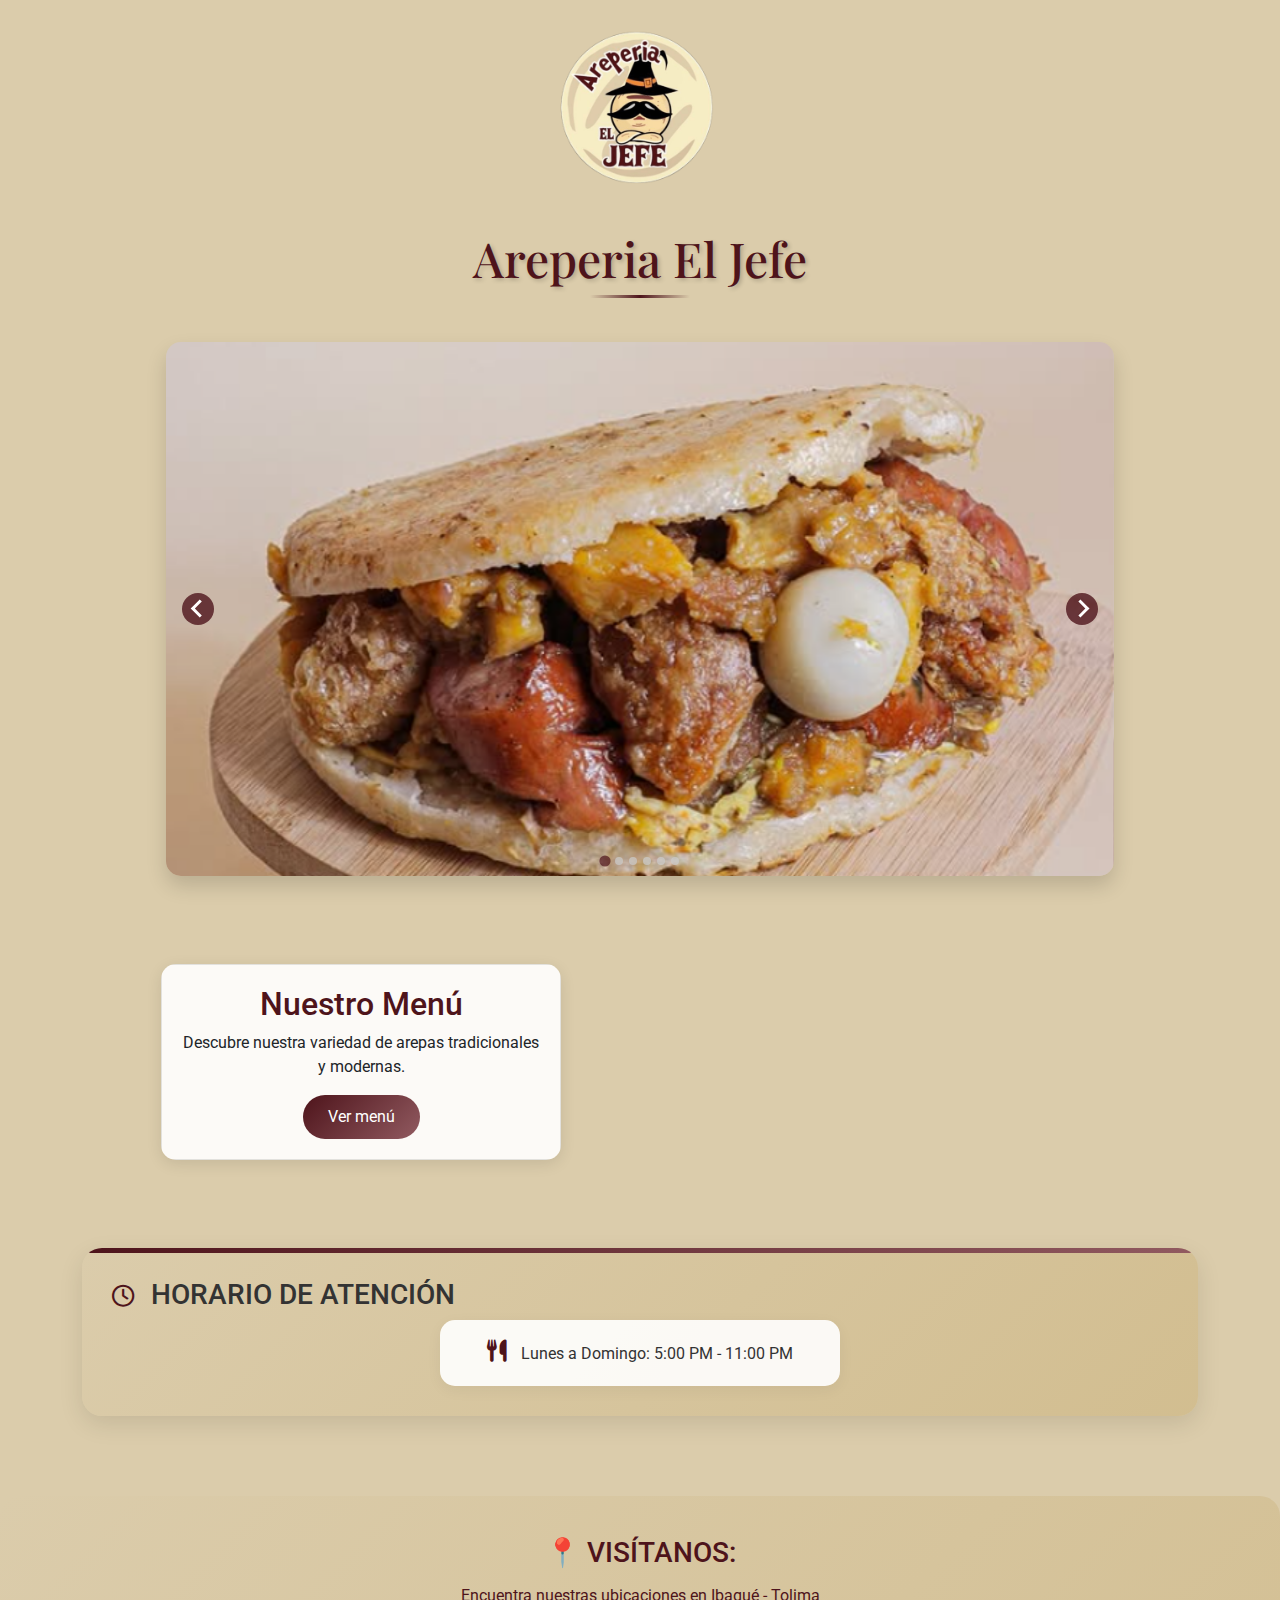
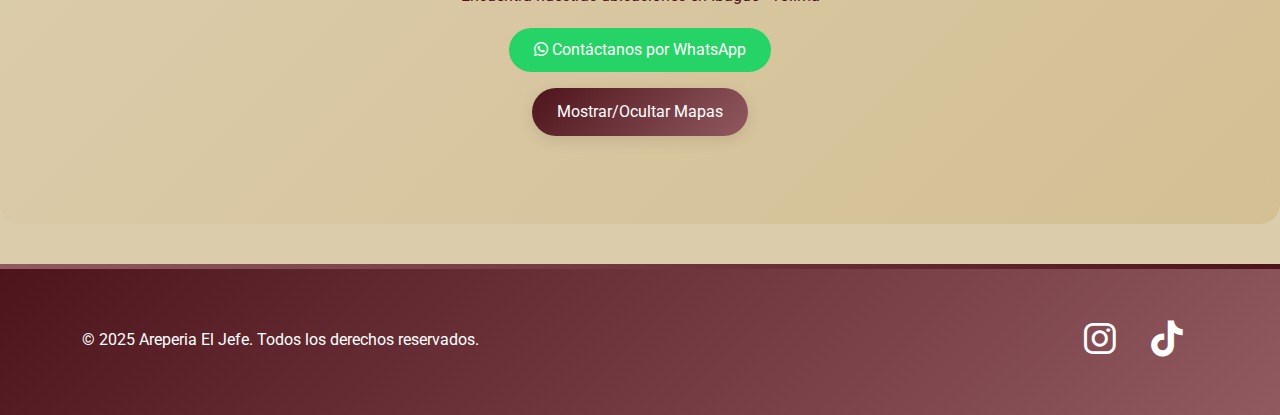
<file: index.html>
<!DOCTYPE html>
<html lang="es">
<head>
    <meta charset="UTF-8">
    <meta name="viewport" content="width=device-width, initial-scale=1.0">
    <title>Areperia El Jefe</title>
    <!-- Bootstrap CSS -->
    <link href="https://cdn.jsdelivr.net/npm/bootstrap@5.3.0-alpha1/dist/css/bootstrap.min.css" rel="stylesheet">
    <!-- Google Fonts -->
    <link href="https://fonts.googleapis.com/css2?family=Playfair+Display:wght@700&family=Roboto:wght@400;500&display=swap" rel="stylesheet">
    <!-- Font Awesome Icons -->
    <link href="https://cdnjs.cloudflare.com/ajax/libs/font-awesome/6.0.0-beta3/css/all.min.css" rel="stylesheet">
    <!-- Splide.js para el carrusel -->
    <link href="https://cdn.jsdelivr.net/npm/@splidejs/splide@4.1.4/dist/css/splide.min.css" rel="stylesheet">
    <!-- Custom CSS -->
    <style>
        body {
            background-color: #dbccab;
            font-family: 'Roboto', sans-serif;
            color: #333;
            display: flex;
            flex-direction: column;
            min-height: 100vh;
        }
        .logo-container img {
            display: block;
            margin: 0 auto;
            max-width: 200px;
            margin-top: 20px;
            transition: transform 0.3s ease;
        }
        .logo-container img:hover {
            transform: scale(1.05);
        }
        .titulo-restaurante {
            font-family: 'Playfair Display', serif;
            font-size: 3rem;
            color: rgb(78, 20, 27);
            text-align: center;
            margin-top: 10px;
            text-shadow: 2px 2px 4px rgba(0, 0, 0, 0.2);
            position: relative;
            display: inline-block;
        }
        .titulo-restaurante::after {
            content: '';
            position: absolute;
            bottom: -10px;
            left: 50%;
            transform: translateX(-50%);
            width: 100px;
            height: 3px;
            background: linear-gradient(to right, transparent, rgb(78, 20, 27), transparent);
        }
        .navbar {
            background: rgba(255, 255, 255, 0.95) !important;
            box-shadow: 0 2px 10px rgba(0, 0, 0, 0.1);
            padding: 1rem 0;
        }
        .navbar .nav-link {
            color: rgb(78, 20, 27) !important;
            font-weight: 500;
            position: relative;
            padding: 0.5rem 1rem;
        }
        .navbar .nav-link::after {
            content: '';
            position: absolute;
            bottom: 0;
            left: 50%;
            transform: translateX(-50%);
            width: 0;
            height: 2px;
            background: rgb(78, 20, 27);
            transition: width 0.3s ease;
        }
        .navbar .nav-link:hover::after {
            width: 80%;
        }
        .card {
            background: linear-gradient(135deg, rgb(219, 204, 171), hsl(41, 40%, 76%));
            border: none;
            border-radius: 15px;
            box-shadow: 0 4px 15px rgba(0, 0, 0, 0.1);
            transition: all 0.3s ease;
            overflow: hidden;
        }
        .card:hover {
            transform: translateY(-10px);
            box-shadow: 0 8px 25px rgba(0, 0, 0, 0.15);
        }
        .card-img-top {
            transition: transform 0.3s ease;
        }
        .card:hover .card-img-top {
            transform: scale(1.05);
        }
        .card-body {
            border: 1px solid rgba(0, 0, 0, 0.1);
            border-radius: 10px;
            padding: 20px;
            background: rgba(255, 255, 255, 0.9);
        }
        .menu-title {
            font-size: 2rem;
            color: rgb(78, 20, 27);
            text-align: center;
            margin-bottom: 20px;
            position: relative;
            display: inline-block;
        }
        .menu-title::after {
            content: '';
            position: absolute;
            bottom: -8px;
            left: 50%;
            transform: translateX(-50%);
            width: 60px;
            height: 3px;
            background: linear-gradient(to right, transparent, rgb(78, 20, 27), transparent);
        }
        .horario-section {
            background: linear-gradient(135deg, rgba(219, 204, 171, 0.9), rgba(209, 188, 141, 0.9));
            border-radius: 20px;
            box-shadow: 0 8px 25px rgba(0, 0, 0, 0.1);
            padding: 30px;
            margin: 40px 0;
            position: relative;
            overflow: hidden;
        }
        .horario-section::before {
            content: '';
            position: absolute;
            top: 0;
            left: 0;
            right: 0;
            height: 5px;
            background: linear-gradient(to right, rgb(78, 20, 27), rgb(145, 90, 96));
        }
        .horario-info {
            background: rgba(255, 255, 255, 0.9);
            padding: 20px 30px;
            border-radius: 15px;
            box-shadow: 0 4px 15px rgba(0, 0, 0, 0.05);
            display: block;
            text-align: center;
            margin: 0 auto;
            max-width: 400px;
            transition: transform 0.3s ease;
        }
        .horario-info:hover {
            transform: translateY(-5px);
        }
        .contact-section {
            background: linear-gradient(135deg, rgba(219, 204, 171, 0.8), rgba(209, 188, 141, 0.8));
            padding: 40px 0;
            border-radius: 20px;
            margin: 40px 0;
            text-align: center;
        }
        
        .contact-section h3 {
            color: rgb(78, 20, 27);
            margin-bottom: 15px;
        }
        
        .contact-section p {
            color: rgb(78, 20, 27);
            margin-bottom: 20px;
        }
        
        .toggle-map-btn {
            background: linear-gradient(135deg, rgb(78, 20, 27), rgb(145, 90, 96));
            border: none;
            color: white;
            padding: 12px 25px;
            border-radius: 25px;
            cursor: pointer;
            transition: all 0.3s ease;
            box-shadow: 0 4px 15px rgba(0, 0, 0, 0.1);
            margin: 0 auto;
            display: block;
        }
        .toggle-map-btn:hover {
            transform: translateY(-3px);
            box-shadow: 0 6px 20px rgba(0, 0, 0, 0.15);
        }
        .map-container {
            background: linear-gradient(135deg, rgb(219, 204, 171), hsl(41, 40%, 76%));
            border-radius: 15px;
            padding: 20px;
            box-shadow: 0 4px 15px rgba(0, 0, 0, 0.1);
            margin: 20px 0;
            display: none;
            opacity: 0;
            transition: opacity 0.3s ease-in-out;
            border: 2px solid rgb(145, 90, 96);
        }
        
        .map-container h4 {
            color: rgb(78, 20, 27);
            margin-bottom: 15px;
            text-align: center;
        }
        
        .map-container.show {
            display: block;
            opacity: 1;
        }
        footer {
            background: linear-gradient(135deg, rgb(78, 20, 27), rgb(145, 90, 96));
            color: white;
            padding: 30px 0;
            position: relative;
        }
        footer::before {
            content: '';
            position: absolute;
            top: 0;
            left: 0;
            right: 0;
            height: 5px;
            background: linear-gradient(to right, rgb(145, 90, 96), rgb(78, 20, 27));
        }
        .social-icons a {
            color: white;
            font-size: 1.8rem;
            margin: 0 15px;
            transition: all 0.3s ease;
            display: inline-block;
        }
        .social-icons a:hover {
            color: rgb(219, 204, 171);
            transform: translateY(-5px);
        }
        @media (max-width: 768px) {
            .titulo-restaurante {
                font-size: 2.2rem;
            }
            .menu-title {
                font-size: 1.8rem;
            }
            .horario-section {
                padding: 20px;
            }
        }
        
        /* Estilos para el carrusel */
        .carousel-container {
            margin-top: 30px;
            margin-bottom: 40px;
            box-shadow: 0 10px 20px rgba(0, 0, 0, 0.15);
            border-radius: 15px;
            overflow: hidden;
            position: relative;
        }
        
        .splide__slide {
            position: relative;
            height: auto;
            display: flex;
            align-items: center;
            justify-content: center;
            background-color: rgba(78, 20, 27, 0.05);
            border-radius: 8px;
            overflow: hidden;
        }
        
        .slide-caption {
            position: absolute;
            bottom: 0;
            left: 0;
            right: 0;
            background: linear-gradient(to top, rgba(0,0,0,0.8), transparent);
            color: white;
            padding: 20px;
            transform: translateY(100%);
            transition: transform 0.3s ease;
        }
        
        .splide__slide:hover .slide-caption {
            transform: translateY(0);
        }
        
        .slide-caption h3 {
            font-size: 1.5rem;
            margin-bottom: 5px;
            font-family: 'Playfair Display', serif;
        }
        
        .slide-caption p {
            font-size: 1rem;
            margin: 0;
            opacity: 0.9;
        }
        
        .splide__slide img {
            width: 100%;
            max-height: 70vh;
            object-fit: cover;
            transition: transform 0.3s ease;
        }
        
        .splide__slide:hover img {
            transform: scale(1.05);
        }
        
        .horario-descripcion {
            margin-top: 20px;
            padding: 15px;
            background: rgba(255, 255, 255, 0.9);
            border-radius: 10px;
            display: inline-block;
        }
        
        .horario-descripcion p {
            margin: 5px 0;
            color: rgb(78, 20, 27);
            font-weight: 500;
        }
        
        .horario-icon {
            margin-right: 10px;
            font-size: 1.4rem;
            color: rgb(78, 20, 27);
        }
        
        .splide__arrow {
            background: rgba(78, 20, 27, 0.8);
            opacity: 1;
        }
        .splide__arrow svg {
            fill: #fff;
        }
        .splide__pagination__page.is-active {
            background: rgb(78, 20, 27);
        }
        
        /* Media query para ajustar en pantallas grandes */
        @media (min-width: 992px) {
            .carousel-container {
                width: 85%;
                margin-left: auto;
                margin-right: auto;
            }
            
            /* Mantiene el aspecto centralizado en pantallas grandes */
            .splide__slide {
                padding: 20px 0;
            }
        }
    </style>
</head>
<body>
    <!-- Logo horizontal -->
    <div class="logo-container">
        <img src="logo.png" alt="Logo Areperia El Jefe" class="img-fluid">
    </div>
    <!-- Título principal debajo del logo -->
    <header class="text-center py-3">
        <h1 class="titulo-restaurante">Areperia El Jefe</h1>
    </header>
    
    <!-- Carrusel de imágenes -->
    <div class="container">
        <div class="carousel-container">
            <div class="splide" id="food-carousel">
                <div class="splide__track">
                    <ul class="splide__list">
                        <li class="splide__slide">
                            <img src="arepa1.png" alt="Arepa tradicional" />
                            <div class="slide-caption">
                                <h3>Arepas Tradicionales</h3>
                                <p>El sabor auténtico de Colombia</p>
                            </div>
                        </li>
                        <li class="splide__slide">
                            <img src="arepa2.png" alt="Arepa rellena de carne" />
                            <div class="slide-caption">
                                <h3>Arepas Rellenas</h3>
                                <p>Una explosión de sabores</p>
                            </div>
                        </li>
                        <li class="splide__slide">
                            <img src="arepa3.png" alt="Arepa con queso" />
                            <div class="slide-caption">
                                <h3>Arepas con Queso</h3>
                                <p>La combinación perfecta</p>
                            </div>
                        </li>
                        <li class="splide__slide">
                            <img src="arepa4.png" alt="Arepa especial El Jefe" />
                            <div class="slide-caption">
                                <h3>Especial El Jefe</h3>
                                <p>Nuestra creación insignia</p>
                            </div>
                        </li>
                        <li class="splide__slide">
                            <img src="arepa5.png" alt="Combo de arepas" />
                            <div class="slide-caption">
                                <h3>Combos Especiales</h3>
                                <p>Para compartir y disfrutar</p>
                            </div>
                        </li>
                        <li class="splide__slide">
                            <img src="arepa.png" alt="Bebidas y arepas" />
                            <div class="slide-caption">
                                <h3>Bebidas Refrescantes</h3>
                                <p>El complemento perfecto</p>
                            </div>
                        </li>
                    </ul>
                </div>
            </div>
        </div>
    </div>
    
    <!-- Contenido principal -->
    <main class="container py-5" align="center">
        <div class="row g-4 d-flex justify-content-center">
            <section class="menu" id="menu">
                <!-- Nuestro Menú -->
                <div class="col-md-6 col-12 d-flex justify-content-center">
                    <div class="card h-100 text-center w-100" style="max-width: 400px;">
                        <div class="card-body">
                            <h2 class="card-title" style="color: rgb(78, 20, 27);">Nuestro Menú</h2>
                            <p class="card-text">Descubre nuestra variedad de arepas tradicionales y modernas.</p>
                            <a href="nuestro-menu.html" class="btn" style="background: linear-gradient(135deg, rgb(78, 20, 27), rgb(145, 90, 96)); color: white; border: none; padding: 10px 25px; border-radius: 25px; transition: all 0.3s ease;">Ver menú</a>
                        </div>
                    </div>
                </div>
            </section>
        </div>
    </main>

    <!-- Sección de horario con animación -->
    <div class="container">
        <div class="horario-section">
            <h3><i class="far fa-clock horario-icon"></i> HORARIO DE ATENCIÓN</h3>
            <div class="horario-info">
                <i class="fas fa-utensils horario-icon"></i> Lunes a Domingo: 5:00 PM - 11:00 PM
            </div>
        </div>
    </div>
            
    <!-- Sección de Contacto y Mapas -->
    <section class="contact-section">
        <h3>📍 VISÍTANOS:</h3>
        <p>Encuentra nuestras ubicaciones en Ibagué - Tolima</p>
        <a href="https://wa.me/573182198523" class="btn btn-success mb-3" style="background: #25D366; color: white; border: none; padding: 10px 25px; border-radius: 25px; transition: all 0.3s ease;">
            <i class="fab fa-whatsapp"></i> Contáctanos por WhatsApp
        </a>
        <!-- Botón para mostrar/ocultar mapas -->
        <button id="toggleMapBtn" class="toggle-map-btn">Mostrar/Ocultar Mapas</button>
        <!-- Mapa 1: Cra. 10 # 44A - 56 -->
        <div class="map-container" id="map1">
            <h4>Cra. 10 # 44A - 56, Barrio Calarca</h4>
            <iframe 
                src="https://www.google.com/maps/embed?pb=!1m18!1m12!1m3!1d3976.830815272395!2d-75.25286632476424!3d4.430842944236313!2m3!1f0!2f0!3f0!3m2!1i1024!2i768!4f13.1!3m3!1m2!1s0x8e3b73c0f8b8b8b8%3A0x9b8b8b8b8b8b8b8b!2sCra.%2010%20%2344A-56%2C%20Ibagué%2C%20Tolima!5e0!3m2!1ses!2sco!4v1698765432109!5m2!1ses!2sco" 
                width="100%" 
                height="400px" 
                style="border:0;" 
                allowfullscreen="" 
                loading="lazy" 
                referrerpolicy="no-referrer-when-downgrade">
            </iframe>
        </div>
        <br>

        <!-- Mapa 2: Av. Guabinal 6972 -->
        <div class="map-container" id="map2">
            <h4>Av. Guabinal 6972 Jordan </h4>
            <iframe 
                src="https://www.google.com/maps/embed?pb=!1m18!1m12!1m3!1d3976.830815272395!2d-75.20395599758187!3d4.436967549481182!2m3!1f0!2f0!3f0!3m2!1i1024!2i768!4f13.1!3m3!1m2!1s0x8e3b73c0f8b8b8b8%3A0x9b8b8b8b8b8b8b8b!2sAv.%20Guabinal%206972%2C%20Ibagué%2C%20Tolima!5e0!3m2!1ses!2sco!4v1698765432109!5m2!1ses!2sco" 
                width="100%" 
                height="400px" 
                style="border:0;" 
                allowfullscreen="" 
                loading="lazy" 
                referrerpolicy="no-referrer-when-downgrade">
            </iframe>
        </div>
        <br>

        <!-- Mapa 3: Cra. 6A # 5854 -->
        <div class="map-container" id="map3">
            <h4>Cra. 6A # 5854 </h4>
            <iframe 
                src="https://www.google.com/maps/embed?pb=!1m18!1m12!1m3!1d3976.830815272395!2d-75.19739343985465!3d4.442299081286474!2m3!1f0!2f0!3f0!3m2!1i1024!2i768!4f13.1!3m3!1m2!1s0x8e3b73c0f8b8b8b8%3A0x9b8b8b8b8b8b8b8b!2sCra.%206A%20%235854%2C%20Ibagué%2C%20Tolima!5e0!3m2!1ses!2sco!4v1698765432109!5m2!1ses!2sco" 
                width="100%" 
                height="400px" 
                style="border:0;" 
                allowfullscreen="" 
                loading="lazy" 
                referrerpolicy="no-referrer-when-downgrade">
            </iframe>
        </div>
    </section>
    
    <!-- Footer -->
    <footer>
        <div class="container py-4">
            <div class="row align-items-center justify-content-between">
                <div class="col-md-6 text-center text-md-start">
                    <p class="mb-0">&copy; 2025 Areperia El Jefe. Todos los derechos reservados.</p>
                </div>
                <div class="col-md-6 text-center text-md-end">
                    <div class="social-icons">
                        <a href="https://www.instagram.com/arepas.eljefe/" class="me-3"><i class="fab fa-instagram fa-lg"></i></a>
                        <a href="https://www.tiktok.com/@arepas.eljefe"><i class="fab fa-tiktok fa-lg"></i></a>
                    </div>
                </div>
            </div>
        </div>
    </footer>
    
    <!-- Bootstrap JS -->
    <script src="https://cdn.jsdelivr.net/npm/bootstrap@5.3.0-alpha1/dist/js/bootstrap.bundle.min.js"></script>
    <!-- Splide.js para el carrusel -->
    <script src="https://cdn.jsdelivr.net/npm/@splidejs/splide@4.1.4/dist/js/splide.min.js"></script>
    <script>
        // Inicialización del carrusel
        document.addEventListener('DOMContentLoaded', function() {
            new Splide('#food-carousel', {
                type: 'loop',
                perPage: 1,
                autoplay: true,
                interval: 4000,
                pauseOnHover: true,
                pagination: true,
                arrows: true,
                lazyLoad: 'nearby',
                heightRatio: 0.5625, // Proporciona una relación de aspecto (16:9) como referencia
                updateOnMove: true,
                // Deshabilitar la altura fija
                fixedHeight: 0,
                fixedWidth: 0,
                breakpoints: {
                    768: {
                        arrows: false,
                        heightRatio: 0.75 // Mayor altura para móviles
                    }
                },
                classes: {
                    arrows: 'splide__arrows custom-arrows',
                    arrow: 'splide__arrow custom-arrow',
                    pagination: 'splide__pagination custom-pagination',
                },
                speed: 800,
                easing: 'cubic-bezier(0.25, 1, 0.5, 1)',
            }).mount();
        });

        // Función para mostrar/ocultar mapas
        document.getElementById('toggleMapBtn').addEventListener('click', function () {
            const maps = document.querySelectorAll('.map-container');
            const isShowing = maps[0].classList.contains('show');
            
            maps.forEach(map => {
                map.classList.toggle('show');
            });
            
            this.textContent = isShowing ? 'Mostrar Mapas' : 'Ocultar Mapas';
        });
    </script>
</body>
</html>
</file>
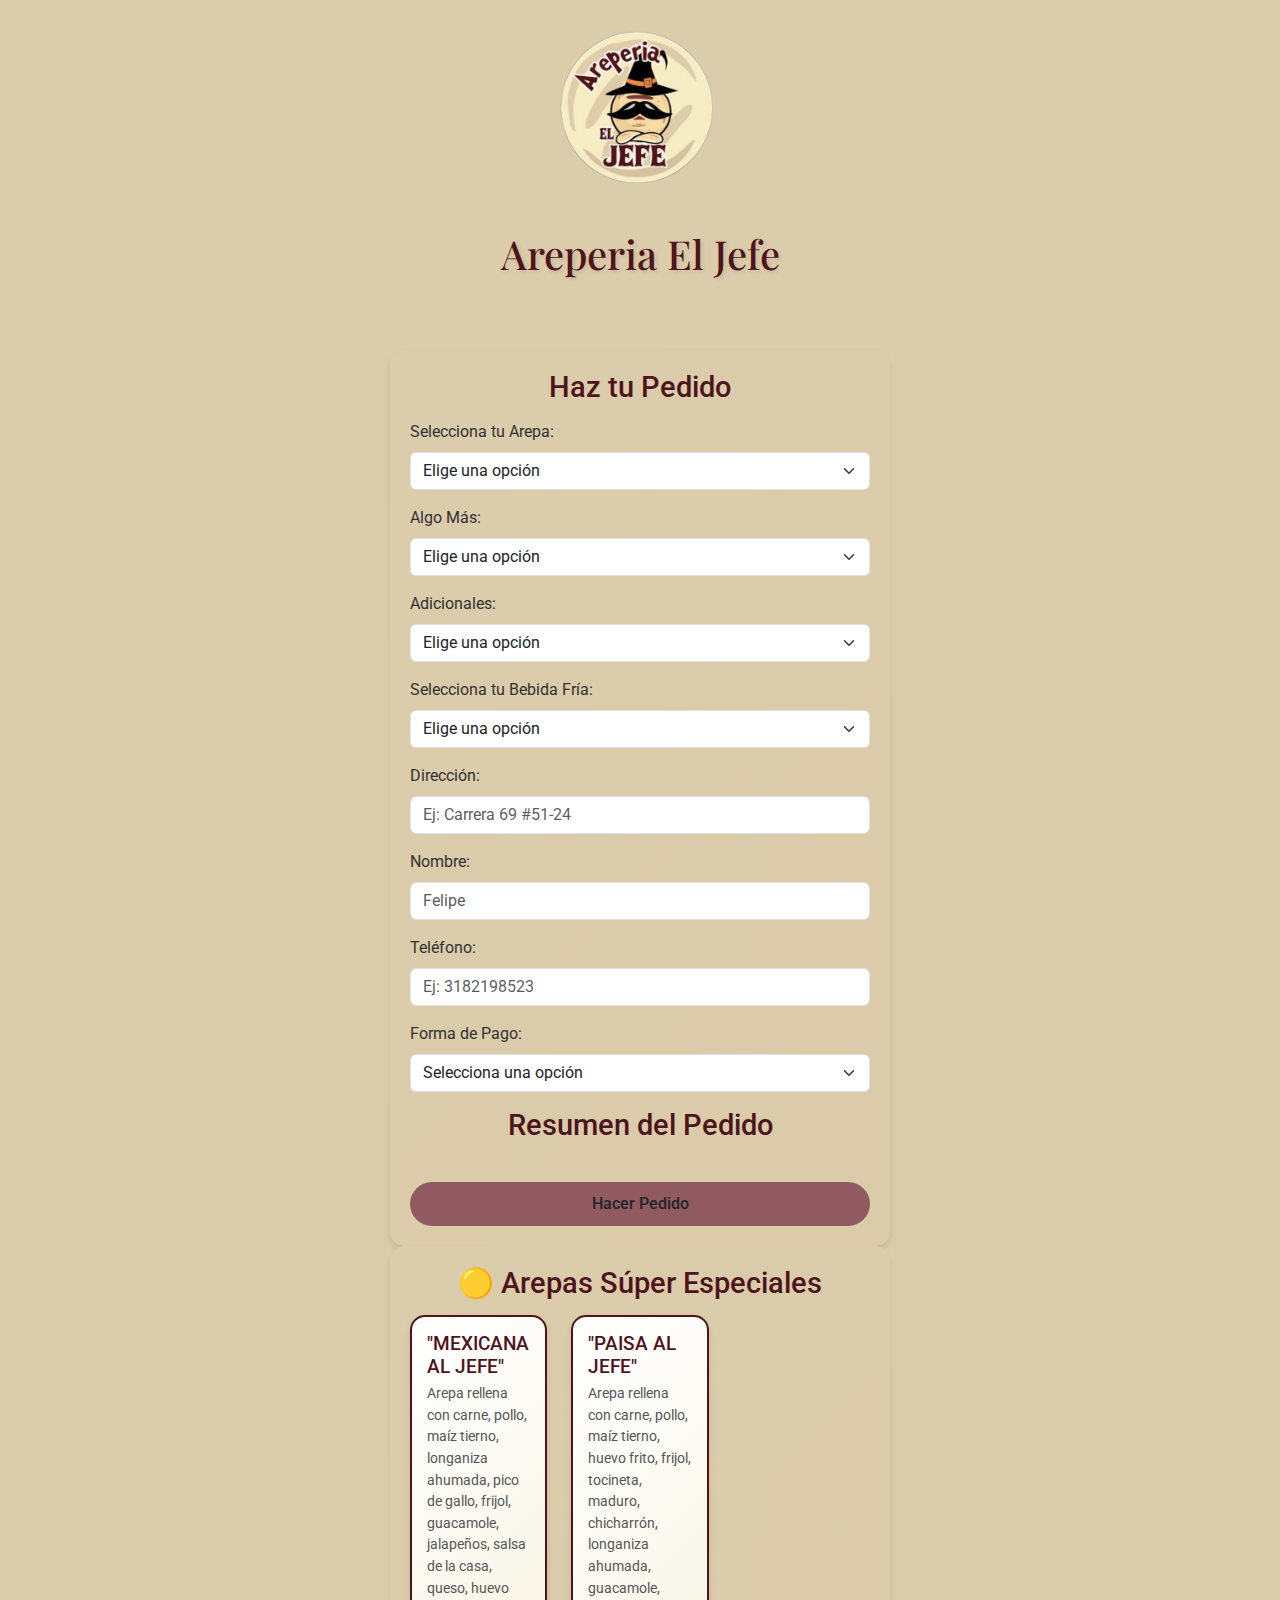
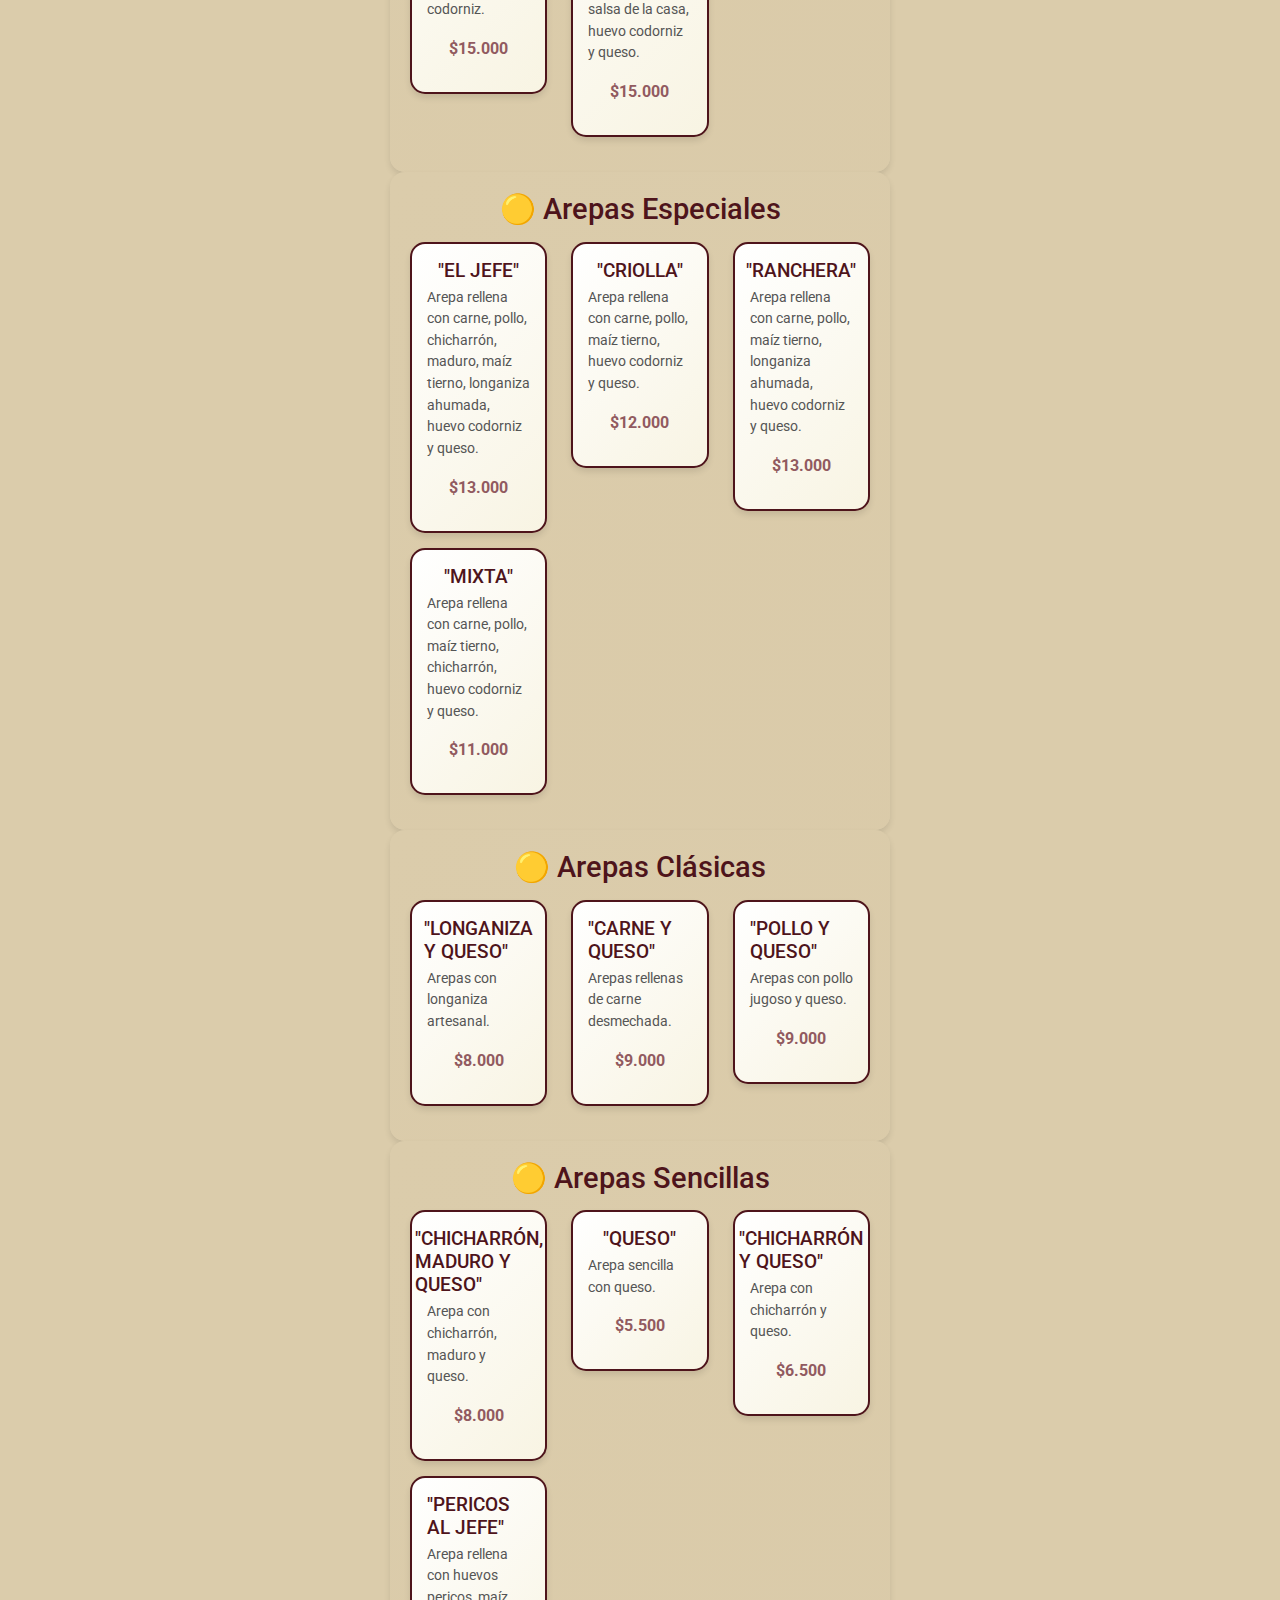
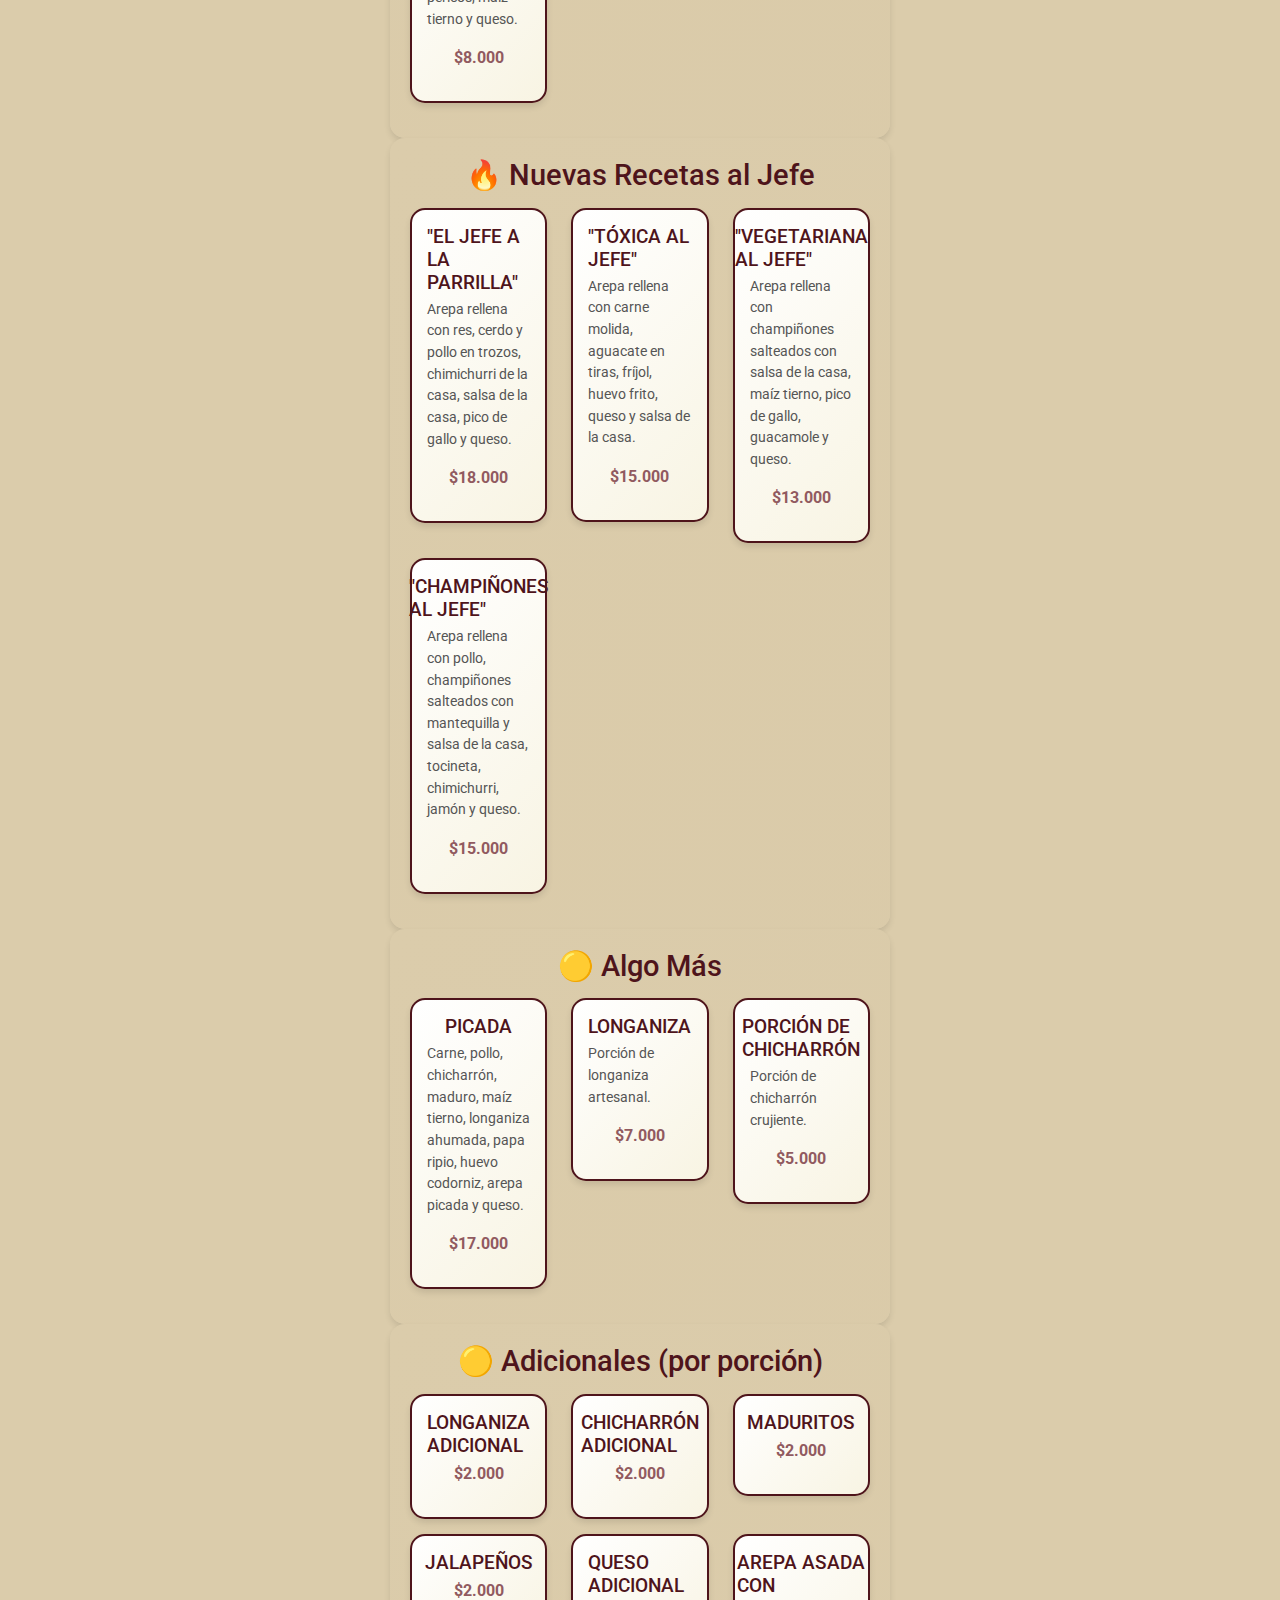
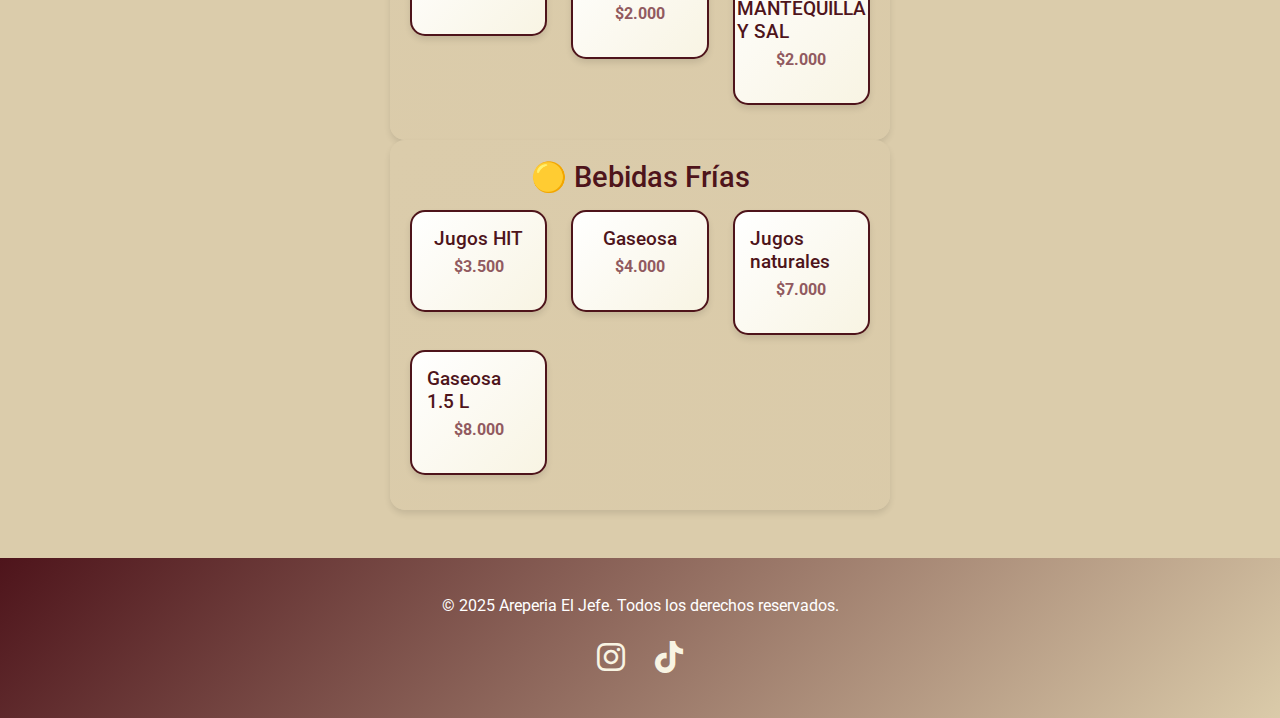
<file: arepas-especiales.html>
<!DOCTYPE html>
<html lang="es">
<head>
    <meta charset="UTF-8">
    <meta name="viewport" content="width=device-width, initial-scale=1.0">
    <title>Areperia El Jefe</title>
    <!-- Bootstrap CSS -->
    <link href="https://cdn.jsdelivr.net/npm/bootstrap@5.3.0-alpha1/dist/css/bootstrap.min.css" rel="stylesheet">
    <!-- Google Fonts -->
    <link href="https://fonts.googleapis.com/css2?family=Playfair+Display:wght@700&family=Roboto:wght@400;500&display=swap" rel="stylesheet">
    <!-- Font Awesome Icons -->
    <link href="https://cdnjs.cloudflare.com/ajax/libs/font-awesome/6.0.0-beta3/css/all.min.css" rel="stylesheet">
    <!-- Custom CSS -->
    <style>
        body {
            background-color: #dbccab; /* Fondo claro */
            font-family: 'Roboto', sans-serif;
            color: #333; /* Texto oscuro */
            display: flex;
            flex-direction: column;
            min-height: 100vh; /* Asegura que el body ocupe toda la altura de la pantalla */
        }
        .logo-container img {
            display: block;
            margin: 0 auto;
            max-width: 200px;
            margin-top: 20px;
        }
        .titulo-restaurante {
            font-family: 'Playfair Display', serif;
            font-size: 2.5rem;
            color: rgb(78, 20, 27); /* Rojo oscuro */
            text-align: center;
            margin-top: 10px;
            text-shadow: 2px 2px 4px rgba(0, 0, 0, 0.1);
        }
        main {
            flex: 1; /* Empuja el footer hacia abajo */
        }
        .menu-section {
            background: linear-gradient(135deg, rgb(219, 204, 171), hsl(41, 40%, 76%)); /* Degradado personalizado */
            border-radius: 15px;
            box-shadow: 0 4px 6px rgba(0, 0, 0, 0.1);
            padding: 20px;
            margin-bottom: 20px;
            max-width: 500px; /* Ancho máximo del formulario */
            margin: 0 auto; /* Centrar el formulario */
        }
        .menu-title {
            font-size: 1.8rem;
            color: rgb(78, 20, 27); /* Rojo oscuro */
            text-align: center;
            margin-bottom: 15px;
        }
        .btn-custom {
            background-color: rgb(145, 90, 96); /* Rojo oscuro */
            border: none;
            border-radius: 25px;
            padding: 10px 20px;
            font-weight: 500;
            transition: background-color 0.3s ease-in-out;
        }
        .btn-custom:hover {
            background-color: rgb(58, 15, 19); /* Rojo más oscuro */
        }
        footer {
            background: linear-gradient(135deg, rgb(78, 20, 27), hsl(41, 40%, 76%)); /* Degradado rojo */
            color: white;
            padding: 20px 0;
            text-align: center;
        }
        .social-icons a {
            color: #f8f4e3; /* Texto blanco para iconos */
            font-size: 2rem; /* Iconos más grandes */
            margin: 0 10px;
            transition: color 0.3s ease-in-out;
        }
        .social-icons a:hover {
            color: rgb(58, 15, 19); /* Cambio de color al pasar el mouse */
        }
        .quantity-selector {
            display: flex;
            align-items: center;
            margin-top: 10px;
        }
        .quantity-selector input {
            width: 50px;
            text-align: center;
            margin: 0 10px;
        }
        .quantity-selector button {
            background-color: rgb(145, 90, 96);
            color: white;
            border: none;
            border-radius: 5px;
            padding: 5px 10px;
            cursor: pointer;
        }
        .quantity-selector button:hover {
            background-color: rgb(58, 15, 19);
        }
        .menu-card {
            background: linear-gradient(135deg, #fff, #f8f4e3);
            border: 2px solid rgb(78, 20, 27);
            border-radius: 15px;
            box-shadow: 0 4px 6px rgba(0, 0, 0, 0.1);
            padding: 15px;
            margin-bottom: 15px;
            transition: transform 0.3s ease-in-out, box-shadow 0.3s ease-in-out;
            display: flex;
            flex-direction: column;
            align-items: center;
            justify-content: space-between;
        }
        .menu-card:hover {
            transform: translateY(-5px);
            box-shadow: 0 6px 12px rgba(0, 0, 0, 0.2);
        }
        .menu-card h4 {
            font-size: 1.2rem;
            color: rgb(78, 20, 27);
            margin-bottom: 5px;
        }
        .menu-card p {
            font-size: 0.9rem;
            color: #555;
        }
        .menu-card .price {
            font-size: 1rem;
            color: rgb(145, 90, 96);
            font-weight: bold;
        }
    </style>
</head>
<body>
    <!-- Logo horizontal -->
    <div class="logo-container">
        <img src="logo.png" alt="Logo Areperia El Jefe" class="img-fluid">
    </div>
    <!-- Título principal debajo del logo -->
    <header class="text-center py-3">
        <h1 class="titulo-restaurante">Areperia El Jefe</h1>
    </header>
    <!-- Contenido principal -->
    <main class="container py-5">
        <!-- Formulario de pedido -->
        <div class="menu-section form-container">
            <h2 class="menu-title">Haz tu Pedido</h2>
            <form id="menu-form">
                <!-- Selector de arepas -->
                <div class="mb-3">
                    <label for="arepa" class="form-label">Selecciona tu Arepa:</label>
                    <select class="form-select" id="arepa">
                        <option value="" disabled selected>Elige una opción</option>
                        <!-- AREPAS SÚPER ESPECIALES -->
                        <option value="MEXICANA AL JEFE">"MEXICANA AL JEFE" – $15.000</option>
                        <option value="PAISA AL JEFE">"PAISA AL JEFE" – $15.000</option>
                        <!-- AREPAS ESPECIALES -->
                        <option value="EL JEFE">"EL JEFE" – $13.000</option>
                        <option value="CRIOLLA">"CRIOLLA" – $12.000</option>
                        <option value="RANCHERA">"RANCHERA" – $13.000</option>
                        <option value="MIXTA">"MIXTA" – $11.000</option>
                        <!-- AREPAS CLÁSICAS -->
                        <option value="LONGANIZA Y QUESO">"LONGANIZA Y QUESO" – $8.000</option>
                        <option value="CARNE Y QUESO">"CARNE Y QUESO" – $9.000</option>
                        <option value="POLLO Y QUESO">"POLLO Y QUESO" – $9.000</option>
                        <!-- AREPAS SENCILLAS -->
                        <option value="CHICHARRÓN, MADURO Y QUESO">"CHICHARRÓN, MADURO Y QUESO" – $8.000</option>
                        <option value="QUESO">"QUESO" – $5.500</option>
                        <option value="CHICHARRÓN Y QUESO">"CHICHARRÓN Y QUESO" – $6.500</option>
                        <option value="PERICOS AL JEFE">"PERICOS AL JEFE" – $8.000</option>
                        <!-- NUEVAS RECETAS AL JEFE -->
                        <option value="EL JEFE A LA PARRILLA">"EL JEFE A LA PARRILLA" – $18.000</option>
                        <option value="TÓXICA AL JEFE">"TÓXICA AL JEFE" – $15.000</option>
                        <option value="VEGETARIANA AL JEFE">"VEGETARIANA AL JEFE" – $13.000</option>
                        <option value="CHAMPIÑONES AL JEFE">"CHAMPIÑONES AL JEFE" – $15.000</option>
                    </select>
                </div>
                <!-- Cantidad de arepas -->
                <div class="quantity-selector mb-3" id="arepa-quantity" style="display: none;">
                    <label for="cantidad-arepa" class="form-label">Cantidad:</label>
                    <input type="number" class="form-control" id="cantidad-arepa" min="1" max="20" value="1">
                    <button type="button" class="btn btn-custom" id="add-arepa">Agregar</button>
                </div>

                <!-- ALGO MÁS -->
                <div class="mb-3">
                    <label for="otro" class="form-label">Algo Más:</label>
                    <select class="form-select" id="otro">
                        <option value="" disabled selected>Elige una opción</option>
                        <option value="PICADA">PICADA – $17.000</option>
                        <option value="LONGANIZA">LONGANIZA – $7.000</option>
                        <option value="PORCIÓN DE CHICHARRÓN">PORCIÓN DE CHICHARRÓN – $5.000</option>
                    </select>
                </div>
                <!-- Cantidad de algo más -->
                <div class="quantity-selector mb-3" id="otro-quantity" style="display: none;">
                    <label for="cantidad-otro" class="form-label">Cantidad:</label>
                    <input type="number" class="form-control" id="cantidad-otro" min="1" max="20" value="1">
                    <button type="button" class="btn btn-custom" id="add-otro">Agregar</button>
                </div>

                <!-- ADICIONALES -->
                <div class="mb-3">
                    <label for="adicional" class="form-label">Adicionales:</label>
                    <select class="form-select" id="adicional">
                        <option value="" disabled selected>Elige una opción</option>
                        <option value="LONGANIZA ADICIONAL">LONGANIZA ADICIONAL – $2.000</option>
                        <option value="CHICHARRÓN ADICIONAL">CHICHARRÓN ADICIONAL – $2.000</option>
                        <option value="MADURITOS">MADURITOS – $2.000</option>
                        <option value="JALAPEÑOS">JALAPEÑOS – $2.000</option>
                        <option value="QUESO ADICIONAL">QUESO ADICIONAL – $2.000</option>
                        <option value="AREPA ASADA CON MANTEQUILLA Y SAL">AREPA ASADA CON MANTEQUILLA Y SAL – $2.000</option>
                    </select>
                </div>
                <!-- Cantidad de adicionales -->
                <div class="quantity-selector mb-3" id="adicional-quantity" style="display: none;">
                    <label for="cantidad-adicional" class="form-label">Cantidad:</label>
                    <input type="number" class="form-control" id="cantidad-adicional" min="1" max="20" value="1">
                    <button type="button" class="btn btn-custom" id="add-adicional">Agregar</button>
                </div>

                <!-- BEBIDAS FRÍAS -->
                <div class="mb-3">
                    <label for="bebida" class="form-label">Selecciona tu Bebida Fría:</label>
                    <select class="form-select" id="bebida">
                        <option value="" disabled selected>Elige una opción</option>
                        <option value="Jugos HIT">Jugos HIT – $3.500</option>
                        <option value="Gaseosa">Gaseosa – $4.000</option>
                        <option value="Jugos naturales">Jugos naturales – $7.000</option>
                        <option value="Gaseosa 1.5 L">Gaseosa 1.5 L – $8.000</option>
                    </select>
                </div>
                <!-- Cantidad de bebidas -->
                <div class="quantity-selector mb-3" id="bebida-quantity" style="display: none;">
                    <label for="cantidad-bebida" class="form-label">Cantidad:</label>
                    <input type="number" class="form-control" id="cantidad-bebida" min="1" max="20" value="1">
                    <button type="button" class="btn btn-custom" id="add-bebida">Agregar</button>
                </div>

                <!-- Nuevos campos: Dirección, Nombre, Teléfono, Forma de Pago -->
                <div class="mb-3">
                    <label for="direccion" class="form-label">Dirección:</label>
                    <input type="text" class="form-control" id="direccion" placeholder="Ej: Carrera 69 #51-24" required>
                </div>
                <div class="mb-3">
                    <label for="nombre" class="form-label">Nombre:</label>
                    <input type="text" class="form-control" id="nombre" placeholder="Felipe" required>
                </div>
                <div class="mb-3">
                    <label for="telefono" class="form-label">Teléfono:</label>
                    <input type="tel" class="form-control" id="telefono" placeholder="Ej: 3182198523" pattern="[0-9]*" inputmode="numeric" required>
                </div>
                <div class="mb-3">
                    <label for="pago" class="form-label">Forma de Pago:</label>
                    <select class="form-select" id="pago" required>
                        <option value="" disabled selected>Selecciona una opción</option>
                        <option value="Efectivo">Efectivo</option>
                        <option value="Transferencia">Transferencia</option>
                    </select>
                </div>

                <!-- Resumen del pedido -->
                <div id="order-summary" class="mb-4">
                    <h3 class="menu-title">Resumen del Pedido</h3>
                    <ul id="summary-list" class="list-group"></ul>
                </div>
                <!-- Botón de envío -->
                <button type="submit" class="btn btn-custom w-100">Hacer Pedido</button>
            </form>
        </div>

        <!-- Menú de Arepas Súper Especiales -->
        <div class="menu-section">
            <h2 class="menu-title">🟡 Arepas Súper Especiales</h2>
            <div class="row">
                <div class="col-md-6 col-lg-4">
                    <div class="menu-card">
                        <h4>"MEXICANA AL JEFE"</h4>
                        <p>Arepa rellena con carne, pollo, maíz tierno, longaniza ahumada, pico de gallo, frijol, guacamole, jalapeños, salsa de la casa, queso, huevo codorniz.</p>
                        <p class="price">$15.000</p>
                    </div>
                </div>
                <div class="col-md-6 col-lg-4">
                    <div class="menu-card">
                        <h4>"PAISA AL JEFE"</h4>
                        <p>Arepa rellena con carne, pollo, maíz tierno, huevo frito, frijol, tocineta, maduro, chicharrón, longaniza ahumada, guacamole, salsa de la casa, huevo codorniz y queso.</p>
                        <p class="price">$15.000</p>
                    </div>
                </div>
            </div>
        </div>

        <!-- Menú de Arepas Especiales -->
        <div class="menu-section">
            <h2 class="menu-title">🟡 Arepas Especiales</h2>
            <div class="row">
                <div class="col-md-6 col-lg-4">
                    <div class="menu-card">
                        <h4>"EL JEFE"</h4>
                        <p>Arepa rellena con carne, pollo, chicharrón, maduro, maíz tierno, longaniza ahumada, huevo codorniz y queso.</p>
                        <p class="price">$13.000</p>
                    </div>
                </div>
                <div class="col-md-6 col-lg-4">
                    <div class="menu-card">
                        <h4>"CRIOLLA"</h4>
                        <p>Arepa rellena con carne, pollo, maíz tierno, huevo codorniz y queso.</p>
                        <p class="price">$12.000</p>
                    </div>
                </div>
                <div class="col-md-6 col-lg-4">
                    <div class="menu-card">
                        <h4>"RANCHERA"</h4>
                        <p>Arepa rellena con carne, pollo, maíz tierno, longaniza ahumada, huevo codorniz y queso.</p>
                        <p class="price">$13.000</p>
                    </div>
                </div>
                <div class="col-md-6 col-lg-4">
                    <div class="menu-card">
                        <h4>"MIXTA"</h4>
                        <p>Arepa rellena con carne, pollo, maíz tierno, chicharrón, huevo codorniz y queso.</p>
                        <p class="price">$11.000</p>
                    </div>
                </div>
            </div>
        </div>

        <!-- Menú de Arepas Clásicas -->
        <div class="menu-section">
            <h2 class="menu-title">🟡 Arepas Clásicas</h2>
            <div class="row">
                <div class="col-md-6 col-lg-4">
                    <div class="menu-card">
                        <h4>"LONGANIZA Y QUESO"</h4>
                        <p>Arepas con longaniza artesanal.</p>
                        <p class="price">$8.000</p>
                    </div>
                </div>
                <div class="col-md-6 col-lg-4">
                    <div class="menu-card">
                        <h4>"CARNE Y QUESO"</h4>
                        <p>Arepas rellenas de carne desmechada.</p>
                        <p class="price">$9.000</p>
                    </div>
                </div>
                <div class="col-md-6 col-lg-4">
                    <div class="menu-card">
                        <h4>"POLLO Y QUESO"</h4>
                        <p>Arepas con pollo jugoso y queso.</p>
                        <p class="price">$9.000</p>
                    </div>
                </div>
            </div>
        </div>

        <!-- Menú de Arepas Sencillas -->
        <div class="menu-section">
            <h2 class="menu-title">🟡 Arepas Sencillas</h2>
            <div class="row">
                <div class="col-md-6 col-lg-4">
                    <div class="menu-card">
                        <h4>"CHICHARRÓN, MADURO Y QUESO"</h4>
                        <p>Arepa con chicharrón, maduro y queso.</p>
                        <p class="price">$8.000</p>
                    </div>
                </div>
                <div class="col-md-6 col-lg-4">
                    <div class="menu-card">
                        <h4>"QUESO"</h4>
                        <p>Arepa sencilla con queso.</p>
                        <p class="price">$5.500</p>
                    </div>
                </div>
                <div class="col-md-6 col-lg-4">
                    <div class="menu-card">
                        <h4>"CHICHARRÓN Y QUESO"</h4>
                        <p>Arepa con chicharrón y queso.</p>
                        <p class="price">$6.500</p>
                    </div>
                </div>
                <div class="col-md-6 col-lg-4">
                    <div class="menu-card">
                        <h4>"PERICOS AL JEFE"</h4>
                        <p>Arepa rellena con huevos pericos, maíz tierno y queso.</p>
                        <p class="price">$8.000</p>
                    </div>
                </div>
            </div>
        </div>

        <!-- Nuevas Recetas al Jefe -->
        <div class="menu-section">
            <h2 class="menu-title">🔥 Nuevas Recetas al Jefe</h2>
            <div class="row">
                <div class="col-md-6 col-lg-4">
                    <div class="menu-card">
                        <h4>"EL JEFE A LA PARRILLA"</h4>
                        <p>Arepa rellena con res, cerdo y pollo en trozos, chimichurri de la casa, salsa de la casa, pico de gallo y queso.</p>
                        <p class="price">$18.000</p>
                    </div>
                </div>
                <div class="col-md-6 col-lg-4">
                    <div class="menu-card">
                        <h4>"TÓXICA AL JEFE"</h4>
                        <p>Arepa rellena con carne molida, aguacate en tiras, fríjol, huevo frito, queso y salsa de la casa.</p>
                        <p class="price">$15.000</p>
                    </div>
                </div>
                <div class="col-md-6 col-lg-4">
                    <div class="menu-card">
                        <h4>"VEGETARIANA AL JEFE"</h4>
                        <p>Arepa rellena con champiñones salteados con salsa de la casa, maíz tierno, pico de gallo, guacamole y queso.</p>
                        <p class="price">$13.000</p>
                    </div>
                </div>
                <div class="col-md-6 col-lg-4">
                    <div class="menu-card">
                        <h4>"CHAMPIÑONES AL JEFE"</h4>
                        <p>Arepa rellena con pollo, champiñones salteados con mantequilla y salsa de la casa, tocineta, chimichurri, jamón y queso.</p>
                        <p class="price">$15.000</p>
                    </div>
                </div>
            </div>
        </div>

        <!-- Algo Más -->
        <div class="menu-section">
            <h2 class="menu-title">🟡 Algo Más</h2>
            <div class="row">
                <div class="col-md-6 col-lg-4">
                    <div class="menu-card">
                        <h4>PICADA</h4>
                        <p>Carne, pollo, chicharrón, maduro, maíz tierno, longaniza ahumada, papa ripio, huevo codorniz, arepa picada y queso.</p>
                        <p class="price">$17.000</p>
                    </div>
                </div>
                <div class="col-md-6 col-lg-4">
                    <div class="menu-card">
                        <h4>LONGANIZA</h4>
                        <p>Porción de longaniza artesanal.</p>
                        <p class="price">$7.000</p>
                    </div>
                </div>
                <div class="col-md-6 col-lg-4">
                    <div class="menu-card">
                        <h4>PORCIÓN DE CHICHARRÓN</h4>
                        <p>Porción de chicharrón crujiente.</p>
                        <p class="price">$5.000</p>
                    </div>
                </div>
            </div>
        </div>

        <!-- Adicionales -->
        <div class="menu-section">
            <h2 class="menu-title">🟡 Adicionales (por porción)</h2>
            <div class="row">
                <div class="col-md-6 col-lg-4">
                    <div class="menu-card">
                        <h4>LONGANIZA ADICIONAL</h4>
                        <p class="price">$2.000</p>
                    </div>
                </div>
                <div class="col-md-6 col-lg-4">
                    <div class="menu-card">
                        <h4>CHICHARRÓN ADICIONAL</h4>
                        <p class="price">$2.000</p>
                    </div>
                </div>
                <div class="col-md-6 col-lg-4">
                    <div class="menu-card">
                        <h4>MADURITOS</h4>
                        <p class="price">$2.000</p>
                    </div>
                </div>
                <div class="col-md-6 col-lg-4">
                    <div class="menu-card">
                        <h4>JALAPEÑOS</h4>
                        <p class="price">$2.000</p>
                    </div>
                </div>
                <div class="col-md-6 col-lg-4">
                    <div class="menu-card">
                        <h4>QUESO ADICIONAL</h4>
                        <p class="price">$2.000</p>
                    </div>
                </div>
                <div class="col-md-6 col-lg-4">
                    <div class="menu-card">
                        <h4>AREPA ASADA CON MANTEQUILLA Y SAL</h4>
                        <p class="price">$2.000</p>
                    </div>
                </div>
            </div>
        </div>

        <!-- Menú de Bebidas Frías -->
        <div class="menu-section">
            <h2 class="menu-title">🟡 Bebidas Frías</h2>
            <div class="row">
                <div class="col-md-6 col-lg-4">
                    <div class="menu-card">
                        <h4>Jugos HIT</h4>
                        <p class="price">$3.500</p>
                    </div>
                </div>
                <div class="col-md-6 col-lg-4">
                    <div class="menu-card">
                        <h4>Gaseosa</h4>
                        <p class="price">$4.000</p>
                    </div>
                </div>
                <div class="col-md-6 col-lg-4">
                    <div class="menu-card">
                        <h4>Jugos naturales</h4>
                        <p class="price">$7.000</p>
                    </div>
                </div>
                <div class="col-md-6 col-lg-4">
                    <div class="menu-card">
                        <h4>Gaseosa 1.5 L</h4>
                        <p class="price">$8.000</p>
                    </div>
                </div>
            </div>
        </div>
    </main>
    <!-- Footer -->
    <footer>
        <div class="text-center py-3">
            <p>© 2025 Areperia El Jefe. Todos los derechos reservados.</p>
            <div class="social-icons">
                <a href="https://www.instagram.com/arepas.eljefe/" class="me-3"><i class="fab fa-instagram"></i></a>
                <a href="https://www.tiktok.com/@arepas.eljefe"><i class="fab fa-tiktok"></i></a>
            </div>
        </div>
    </footer>
    <!-- Bootstrap JS (opcional) -->
    <script>
        const orderSummary = [];
        const summaryList = document.getElementById('summary-list');

        // Mostrar cantidad para arepas
        document.getElementById('arepa').addEventListener('change', function () {
            const arepaQuantity = document.getElementById('arepa-quantity');
            if (this.value) {
                arepaQuantity.style.display = 'flex';
            } else {
                arepaQuantity.style.display = 'none';
            }
        });

        // Agregar arepa al pedido
        document.getElementById('add-arepa').addEventListener('click', function () {
            const arepaSelect = document.getElementById('arepa');
            const cantidadInput = document.getElementById('cantidad-arepa');
            const arepa = arepaSelect.value;
            const cantidad = parseInt(cantidadInput.value);

            if (!arepa || cantidad < 1 || cantidad > 20) {
                alert("Por favor, selecciona una arepa y una cantidad válida (1-20).");
                return;
            }

            // Agregar al resumen del pedido
            const existingItem = orderSummary.find(item => item.name === arepa);
            if (existingItem) {
                existingItem.quantity += cantidad;
            } else {
                orderSummary.push({ name: arepa, quantity: cantidad });
            }
            updateOrderSummary();

            // Limpiar campos
            arepaSelect.value = '';
            cantidadInput.value = 1;
            document.getElementById('arepa-quantity').style.display = 'none';
        });

        // Mostrar cantidad para algo más
        document.getElementById('otro').addEventListener('change', function () {
            const otroQuantity = document.getElementById('otro-quantity');
            if (this.value) {
                otroQuantity.style.display = 'flex';
            } else {
                otroQuantity.style.display = 'none';
            }
        });

        // Agregar algo más al pedido
        document.getElementById('add-otro').addEventListener('click', function () {
            const otroSelect = document.getElementById('otro');
            const cantidadInput = document.getElementById('cantidad-otro');
            const otro = otroSelect.value;
            const cantidad = parseInt(cantidadInput.value);

            if (!otro || cantidad < 1 || cantidad > 20) {
                alert("Por favor, selecciona un ítem y una cantidad válida (1-20).");
                return;
            }

            // Agregar al resumen del pedido
            const existingItem = orderSummary.find(item => item.name === otro);
            if (existingItem) {
                existingItem.quantity += cantidad;
            } else {
                orderSummary.push({ name: otro, quantity: cantidad });
            }
            updateOrderSummary();

            // Limpiar campos
            otroSelect.value = '';
            cantidadInput.value = 1;
            document.getElementById('otro-quantity').style.display = 'none';
        });

        // Mostrar cantidad para adicionales
        document.getElementById('adicional').addEventListener('change', function () {
            const adicionalQuantity = document.getElementById('adicional-quantity');
            if (this.value) {
                adicionalQuantity.style.display = 'flex';
            } else {
                adicionalQuantity.style.display = 'none';
            }
        });

        // Agregar adicional al pedido
        document.getElementById('add-adicional').addEventListener('click', function () {
            const adicionalSelect = document.getElementById('adicional');
            const cantidadInput = document.getElementById('cantidad-adicional');
            const adicional = adicionalSelect.value;
            const cantidad = parseInt(cantidadInput.value);

            if (!adicional || cantidad < 1 || cantidad > 20) {
                alert("Por favor, selecciona un adicional y una cantidad válida (1-20).");
                return;
            }

            // Agregar al resumen del pedido
            const existingItem = orderSummary.find(item => item.name === adicional);
            if (existingItem) {
                existingItem.quantity += cantidad;
            } else {
                orderSummary.push({ name: adicional, quantity: cantidad });
            }
            updateOrderSummary();

            // Limpiar campos
            adicionalSelect.value = '';
            cantidadInput.value = 1;
            document.getElementById('adicional-quantity').style.display = 'none';
        });

        // Mostrar cantidad para bebidas
        document.getElementById('bebida').addEventListener('change', function () {
            const bebidaQuantity = document.getElementById('bebida-quantity');
            if (this.value) {
                bebidaQuantity.style.display = 'flex';
            } else {
                bebidaQuantity.style.display = 'none';
            }
        });

        // Agregar bebida al pedido
        document.getElementById('add-bebida').addEventListener('click', function () {
            const bebidaSelect = document.getElementById('bebida');
            const cantidadInput = document.getElementById('cantidad-bebida');
            const bebida = bebidaSelect.value;
            const cantidad = parseInt(cantidadInput.value);

            if (!bebida || cantidad < 1 || cantidad > 20) {
                alert("Por favor, selecciona una bebida y una cantidad válida (1-20).");
                return;
            }

            // Agregar al resumen del pedido
            const existingItem = orderSummary.find(item => item.name === bebida);
            if (existingItem) {
                existingItem.quantity += cantidad;
            } else {
                orderSummary.push({ name: bebida, quantity: cantidad });
            }
            updateOrderSummary();

            // Limpiar campos
            bebidaSelect.value = '';
            cantidadInput.value = 1;
            document.getElementById('bebida-quantity').style.display = 'none';
        });

        // Actualizar el resumen del pedido
        function updateOrderSummary() {
            summaryList.innerHTML = ''; // Limpiar lista
            orderSummary.forEach((item, index) => {
                const listItem = document.createElement('li');
                listItem.className = 'list-group-item d-flex justify-content-between align-items-center';
                listItem.innerHTML = `
                    ${item.name} x${item.quantity}
                    <button type="button" class="btn btn-danger btn-sm" onclick="removeItem(${index})">Eliminar</button>
                `;
                summaryList.appendChild(listItem);
            });
        }

        // Eliminar un ítem del pedido
        function removeItem(index) {
            orderSummary.splice(index, 1);
            updateOrderSummary();
        }

        // Restringir el campo de teléfono a solo números
        document.getElementById('telefono').addEventListener('input', function (e) {
            this.value = this.value.replace(/[^0-9]/g, ''); // Elimina cualquier carácter que no sea número
        });

        // Enviar el pedido por WhatsApp
        document.getElementById('menu-form').addEventListener('submit', function (event) {
            event.preventDefault(); // Evitar que el formulario se envíe
            if (orderSummary.length === 0) {
                alert("Por favor, agrega al menos un ítem al pedido.");
                return;
            }

            // Obtener valores de los nuevos campos
            const direccion = document.getElementById('direccion').value;
            const nombre = document.getElementById('nombre').value;
            const telefono = document.getElementById('telefono').value;
            const pago = document.getElementById('pago').value;

            if (!direccion || !nombre || !telefono || !pago) {
                alert("Por favor, completa todos los campos: dirección, nombre, teléfono y forma de pago.");
                return;
            }

            // Crear el mensaje de WhatsApp
            let mensaje = `¡Hola! Quiero hacer un pedido:\n\n`;
            orderSummary.forEach(item => {
                mensaje += `- ${item.name} x${item.quantity}\n`;
            });
            mensaje += `\nDirección: ${direccion}\n`;
            mensaje += `Nombre: ${nombre}\n`;
            mensaje += `Teléfono: ${telefono}\n`;
            mensaje += `Forma de Pago: ${pago}`;

            // Número de WhatsApp
            const numeroWhatsApp = '+573182198523';
            // Crear y abrir el enlace de WhatsApp
            const urlWhatsApp = `https://wa.me/${numeroWhatsApp}?text=${encodeURIComponent(mensaje)}`;
            window.open(urlWhatsApp, '_blank');
        });
    </script>
</body>
</html>
</file>
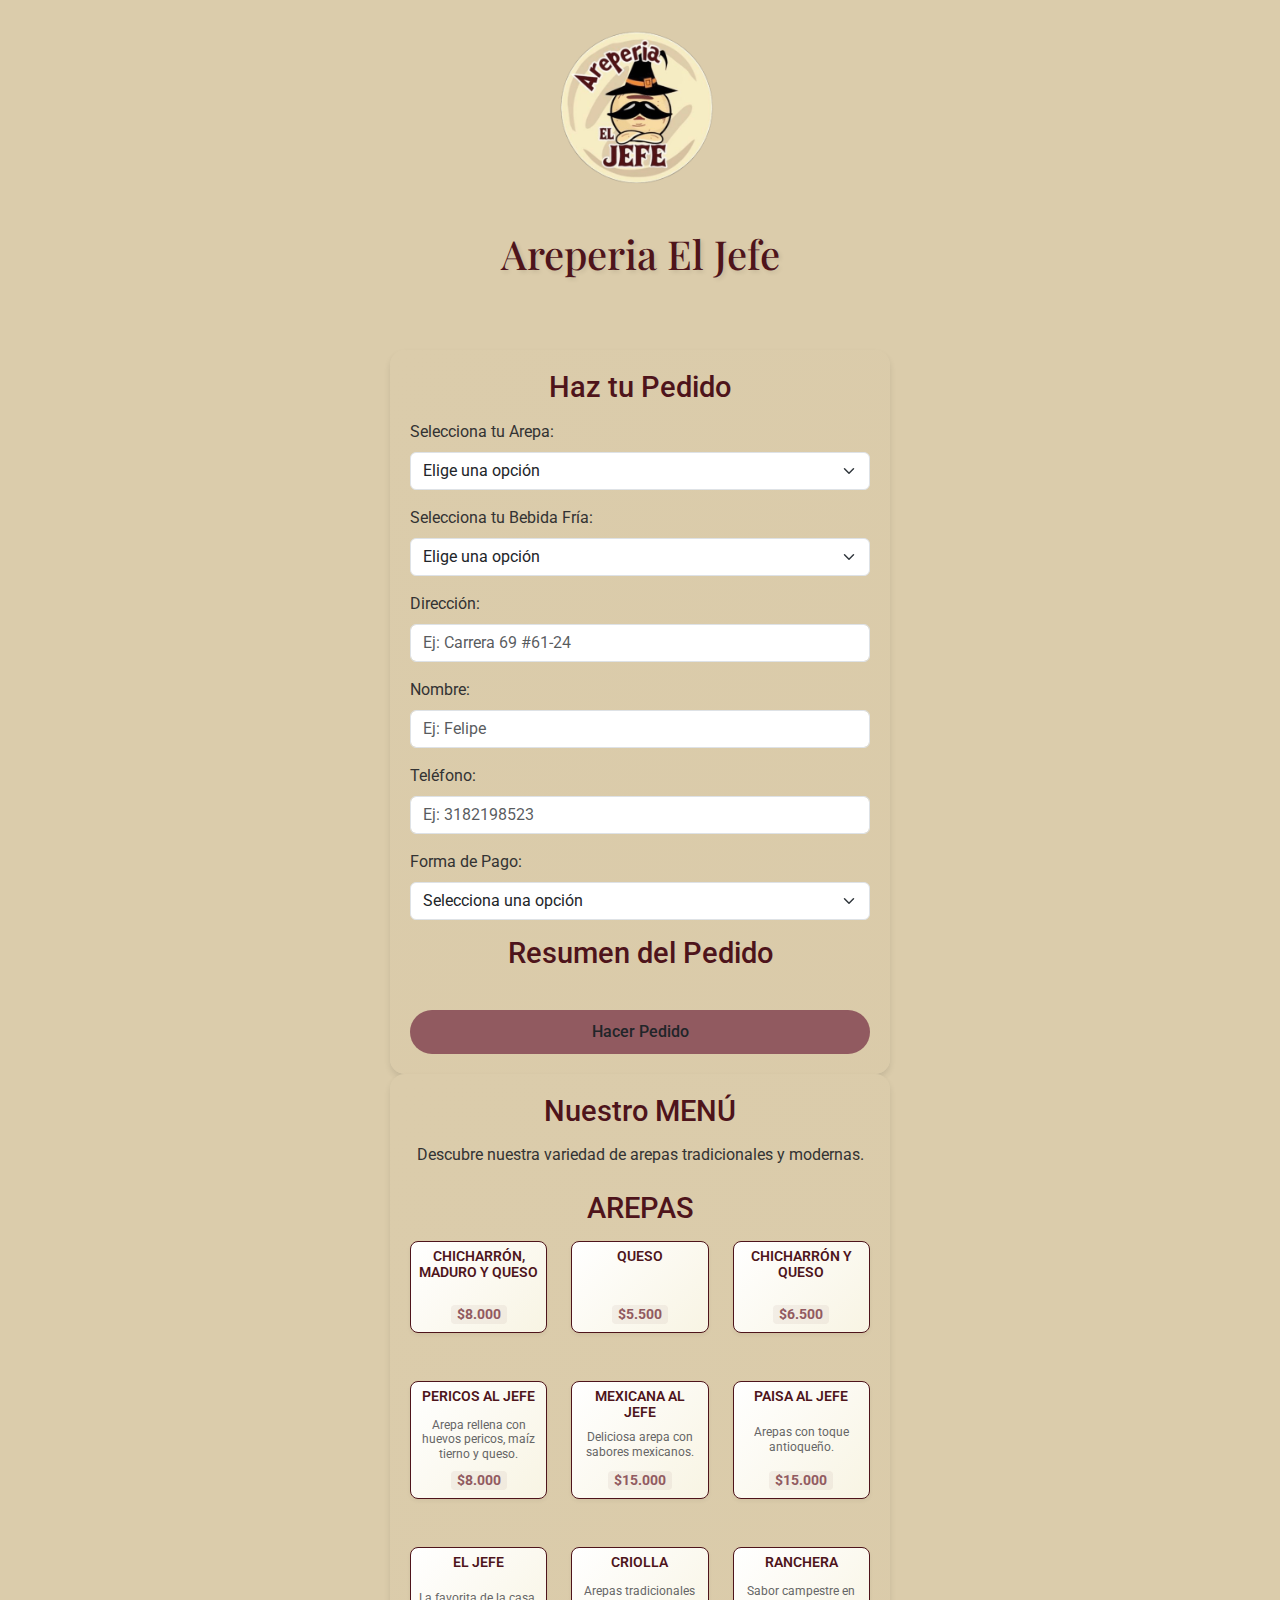
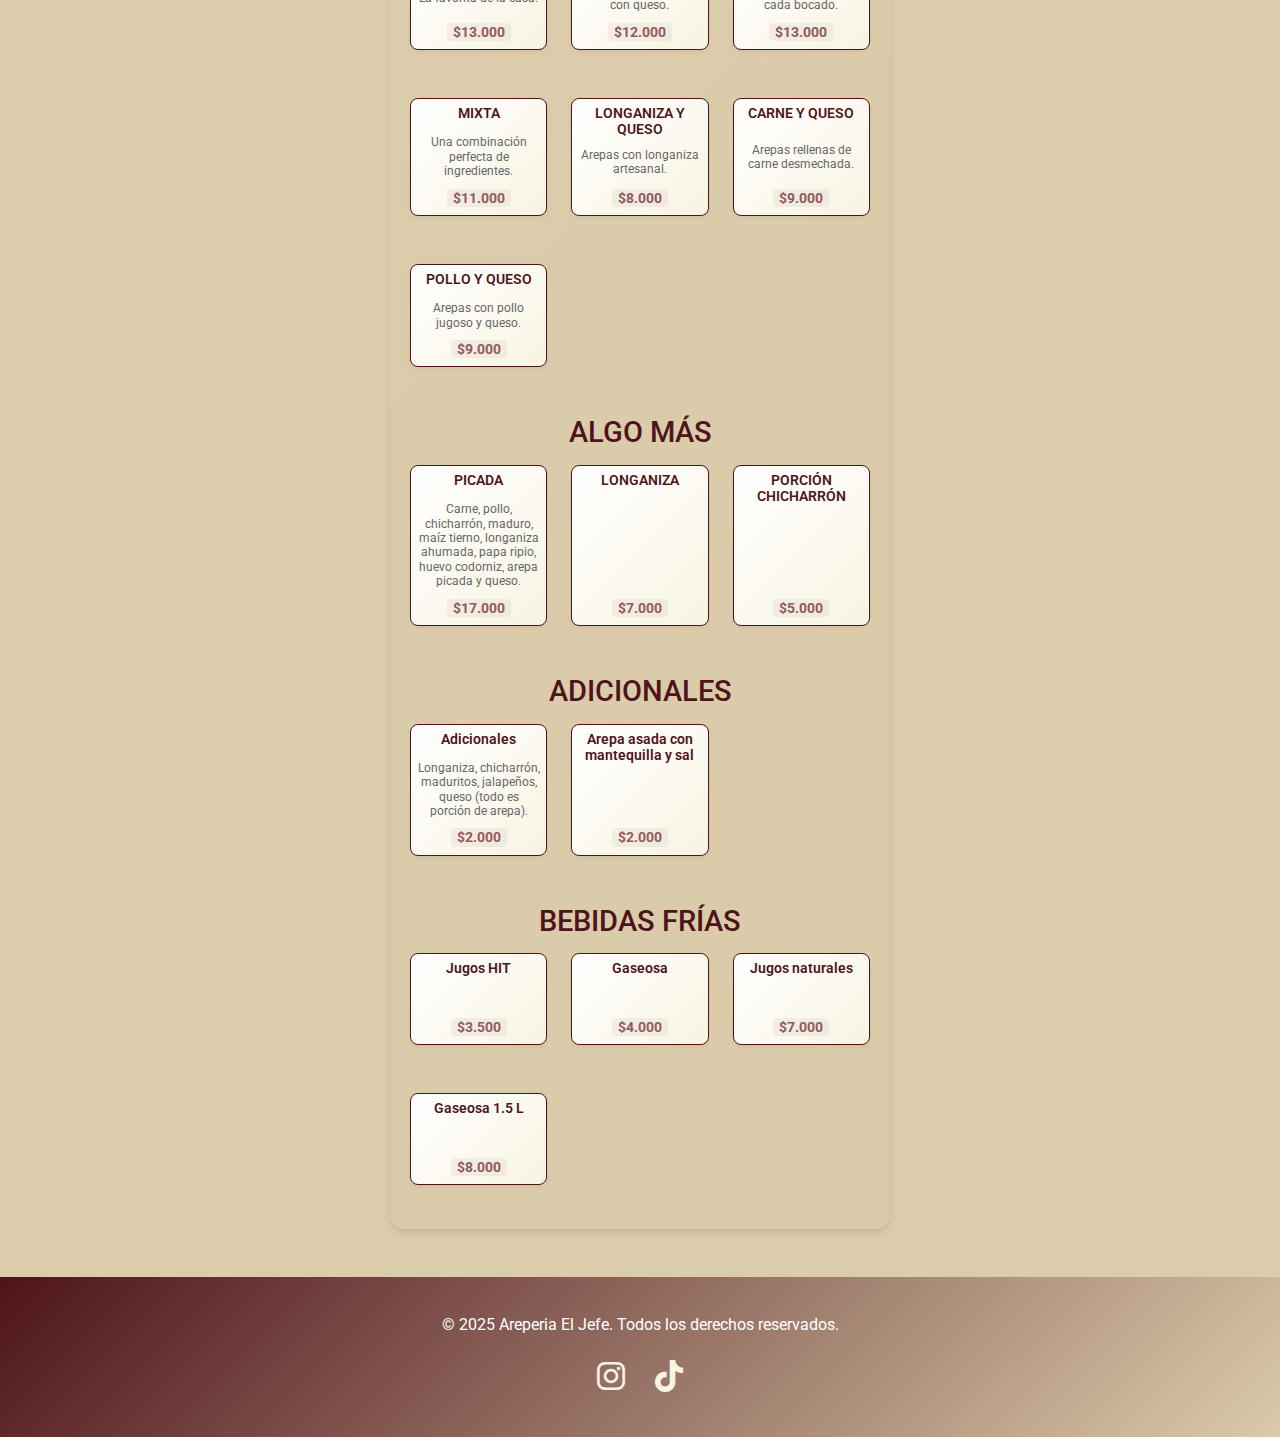
<file: nuestro-menu.html>
<!DOCTYPE html>
<html lang="es">
<head>
    <meta charset="UTF-8">
    <meta name="viewport" content="width=device-width, initial-scale=1.0">
    <title>Areperia El Jefe</title>
    <!-- Bootstrap CSS -->
    <link href="https://cdn.jsdelivr.net/npm/bootstrap@5.3.0-alpha1/dist/css/bootstrap.min.css" rel="stylesheet">
    <!-- Google Fonts -->
    <link href="https://fonts.googleapis.com/css2?family=Playfair+Display:wght@700&family=Roboto:wght@400;500&display=swap" rel="stylesheet">
    <!-- Font Awesome Icons -->
    <link href="https://cdnjs.cloudflare.com/ajax/libs/font-awesome/6.0.0-beta3/css/all.min.css" rel="stylesheet">
    <!-- Custom CSS -->
    <style>
        body {
            background-color: #dbccab; /* Fondo claro */
            font-family: 'Roboto', sans-serif;
            color: #333; /* Texto oscuro */
            display: flex;
            flex-direction: column;
            min-height: 100vh; /* Asegura que el body ocupe toda la altura de la pantalla */
        }
        .logo-container img {
            display: block;
            margin: 0 auto;
            max-width: 200px;
            margin-top: 20px;
        }
        .titulo-restaurante {
            font-family: 'Playfair Display', serif;
            font-size: 2.5rem;
            color: rgb(78, 20, 27); /* Rojo oscuro */
            text-align: center;
            margin-top: 10px;
            text-shadow: 2px 2px 4px rgba(0, 0, 0, 0.1);
        }
        main {
            flex: 1; /* Empuja el footer hacia abajo */
        }
        .menu-section {
            background: linear-gradient(135deg, rgb(219, 204, 171), hsl(41, 40%, 76%)); /* Degradado personalizado */
            border-radius: 15px;
            box-shadow: 0 4px 6px rgba(0, 0, 0, 0.1);
            padding: 20px;
            margin-bottom: 20px;
            max-width: 500px; /* Ancho máximo del formulario */
            margin: 0 auto; /* Centrar el formulario */
        }
        .menu-title {
            font-size: 1.8rem;
            color: rgb(78, 20, 27); /* Rojo oscuro */
            text-align: center;
            margin-bottom: 15px;
        }
        .btn-custom {
            background-color: rgb(145, 90, 96); /* Rojo oscuro */
            border: none;
            border-radius: 25px;
            padding: 10px 20px;
            font-weight: 500;
            transition: background-color 0.3s ease-in-out;
        }
        .btn-custom:hover {
            background-color: rgb(58, 15, 19); /* Rojo más oscuro */
        }
        footer {
            background: linear-gradient(135deg, rgb(78, 20, 27), hsl(41, 40%, 76%)); /* Degradado rojo */
            color: white;
            padding: 20px 0;
            text-align: center;
        }
        .social-icons a {
            color: #f8f4e3; /* Texto blanco para iconos */
            font-size: 2rem; /* Iconos más grandes */
            margin: 0 10px;
            transition: color 0.3s ease-in-out;
        }
        .social-icons a:hover {
            color: rgb(58, 15, 19); /* Cambio de color al pasar el mouse */
        }

        /* Estilos específicos para el formulario compacto */
        .quantity-selector {
            display: flex;
            align-items: center;
            margin-top: 10px;
        }
        .quantity-selector input {
            width: 50px;
            text-align: center;
            margin: 0 10px;
        }
        .quantity-selector button {
            background-color: rgb(145, 90, 96);
            color: white;
            border: none;
            border-radius: 5px;
            padding: 5px 10px;
            cursor: pointer;
        }
        .quantity-selector button:hover {
            background-color: rgb(58, 15, 19);
        }

        /* Estilos específicos para el menú */
        .menu-card {
            background: linear-gradient(135deg, #fff, #f8f4e3);
            border: 1px solid rgb(78, 20, 27);
            border-radius: 8px;
            box-shadow: 0 2px 4px rgba(0, 0, 0, 0.05);
            padding: 6px;
            margin-bottom: 12px;
            transition: all 0.3s ease;
            display: flex;
            flex-direction: column;
            align-items: center;
            justify-content: space-between;
            height: 100%;
            min-height: 80px;
            position: relative;
            overflow: hidden;
        }
        .menu-card:hover {
            transform: translateY(-3px);
            box-shadow: 0 4px 8px rgba(0, 0, 0, 0.1);
            border-color: rgb(145, 90, 96);
        }
        .menu-card h4 {
            font-size: 0.85rem;
            color: rgb(78, 20, 27);
            margin-bottom: 2px;
            text-align: center;
            min-height: 1.4rem;
            font-weight: 600;
            line-height: 1.2;
        }
        .menu-card p {
            font-size: 0.75rem;
            color: #666;
            text-align: center;
            margin-bottom: 2px;
            line-height: 1.2;
        }
        .menu-card .price {
            font-size: 0.85rem;
            color: rgb(145, 90, 96);
            font-weight: bold;
            margin-top: 2px;
            padding: 1px 6px;
            background: rgba(78, 20, 27, 0.05);
            border-radius: 4px;
        }
    </style>
</head>
<body>
    <!-- Logo horizontal -->
    <div class="logo-container">
        <img src="logo.png" alt="Logo Areperia El Jefe" class="img-fluid">
    </div>
    <!-- Título principal debajo del logo -->
    <header class="text-center py-3">
        <h1 class="titulo-restaurante">Areperia El Jefe</h1>
    </header>
    <!-- Contenido principal -->
    <main class="container py-5">
        <!-- Formulario de pedido -->
        <div class="menu-section form-container">
            <h2 class="menu-title">Haz tu Pedido</h2>
            <form id="menu-form">
                <!-- Selector de arepas -->
                <div class="mb-3">
                    <label for="arepa" class="form-label">Selecciona tu Arepa:</label>
                    <select class="form-select" id="arepa">
                        <option value="" disabled selected>Elige una opción</option>
                        <option value="CHICHARRÓN, MADURO Y QUESO">“CHICHARRÓN, MADURO Y QUESO” – $8.000</option>
                        <option value="QUESO">“QUESO” – $5.500</option>
                        <option value="CHICHARRÓN Y QUESO">“CHICHARRÓN Y QUESO” – $6.500</option>
                        <option value="PERICOS AL JEFE">“PERICOS AL JEFE” – $8.000</option>
                        <option value="PICADA">“PICADA” – $17.000</option>
                        <option value="LONGANIZA">“LONGANIZA” – $7.000</option>
                        <option value="PORCIÓN CHICHARRÓN">“PORCIÓN CHICHARRÓN” – $5.000</option>
                        <option value="ADICIONALES">Adicionales (Longaniza, chicharrón, etc.) – $2.000</option>
                        <option value="MEXICANA AL JEFE">“MEXICANA AL JEFE” – $15.000</option>
                        <option value="PAISA AL JEFE">“PAISA AL JEFE” – $15.000</option>
                        <option value="EL JEFE">“EL JEFE” – $13.000</option>
                        <option value="CRIOLLA">“CRIOLLA” – $12.000</option>
                        <option value="RANCHERA">“RANCHERA” – $13.000</option>
                        <option value="MIXTA">“MIXTA” – $11.000</option>
                        <option value="LONGANIZA Y QUESO">“LONGANIZA Y QUESO” – $8.000</option>
                        <option value="CARNE Y QUESO">“CARNE Y QUESO” – $9.000</option>
                        <option value="POLLO Y QUESO">“POLLO Y QUESO” – $9.000</option>
                    </select>
                </div>
                <!-- Cantidad de arepas -->
                <div class="quantity-selector mb-3" id="arepa-quantity" style="display: none;">
                    <label for="cantidad-arepa" class="form-label">Cantidad:</label>
                    <input type="number" class="form-control" id="cantidad-arepa" min="1" max="20" value="1">
                    <button type="button" class="btn btn-custom" id="add-arepa">Agregar</button>
                </div>

                <!-- BEBIDAS FRÍAS -->
                <div class="mb-3">
                    <label for="bebida" class="form-label">Selecciona tu Bebida Fría:</label>
                    <select class="form-select" id="bebida">
                        <option value="" disabled selected>Elige una opción</option>
                        <option value="Jugos HIT">Jugos HIT – $3.500</option>
                        <option value="Gaseosa">Gaseosa – $4.000</option>
                        <option value="Jugos naturales">Jugos naturales – $7.000</option>
                        <option value="Gaseosa 1.5 L">Gaseosa 1.5 L – $8.000</option>
                    </select>
                </div>
                <!-- Cantidad de bebidas -->
                <div class="quantity-selector mb-3" id="bebida-quantity" style="display: none;">
                    <label for="cantidad-bebida" class="form-label">Cantidad:</label>
                    <input type="number" class="form-control" id="cantidad-bebida" min="1" max="20" value="1">
                    <button type="button" class="btn btn-custom" id="add-bebida">Agregar</button>
                </div>

                <!-- Nuevos campos: Dirección, Nombre, Teléfono, Forma de Pago -->
                <div class="mb-3">
                    <label for="direccion" class="form-label">Dirección:</label>
                    <input type="text" class="form-control" id="direccion" placeholder="Ej: Carrera 69 #61-24" required>
                </div>
                <div class="mb-3">
                    <label for="nombre" class="form-label">Nombre:</label>
                    <input type="text" class="form-control" id="nombre" placeholder="Ej: Felipe" required>
                </div>
                <div class="mb-3">
                    <label for="telefono" class="form-label">Teléfono:</label>
                    <input type="tel" class="form-control" id="telefono" placeholder="Ej: 3182198523" pattern="[0-9]*" inputmode="numeric" required>
                </div>
                <div class="mb-3">
                    <label for="pago" class="form-label">Forma de Pago:</label>
                    <select class="form-select" id="pago" required>
                        <option value="" disabled selected>Selecciona una opción</option>
                        <option value="Efectivo">Efectivo</option>
                        <option value="Transferencia">Transferencia</option>
                    </select>
                </div>

                <!-- Resumen del pedido -->
                <div id="order-summary" class="mb-4">
                    <h3 class="menu-title">Resumen del Pedido</h3>
                    <ul id="summary-list" class="list-group"></ul>
                </div>
                <!-- Botón de envío -->
                <button type="submit" class="btn btn-custom w-100">Hacer Pedido</button>
            </form>
        </div>

        <!-- Menú de Arepas -->
        <div class="menu-section">
            <h2 class="menu-title">Nuestro MENÚ</h2>
            <p class="text-center mb-4">Descubre nuestra variedad de arepas tradicionales y modernas.</p>
            <h3 class="menu-title">AREPAS</h3>
            <div class="row g-4">
                <div class="col-md-6 col-lg-4 mb-4">
                    <div class="menu-card">
                        <h4>CHICHARRÓN, MADURO Y QUESO</h4>
                        <p class="price">$8.000</p>
                    </div>
                </div>
                <div class="col-md-6 col-lg-4 mb-4">
                    <div class="menu-card">
                        <h4>QUESO</h4>
                        <p class="price">$5.500</p>
                    </div>
                </div>
                <div class="col-md-6 col-lg-4 mb-4">
                    <div class="menu-card">
                        <h4>CHICHARRÓN Y QUESO</h4>
                        <p class="price">$6.500</p>
                    </div>
                </div>
                <div class="col-md-6 col-lg-4 mb-4">
                    <div class="menu-card">
                        <h4>PERICOS AL JEFE</h4>
                        <p>Arepa rellena con huevos pericos, maíz tierno y queso.</p>
                        <p class="price">$8.000</p>
                    </div>
                </div>
                <div class="col-md-6 col-lg-4 mb-4">
                    <div class="menu-card">
                        <h4>MEXICANA AL JEFE</h4>
                        <p>Deliciosa arepa con sabores mexicanos.</p>
                        <p class="price">$15.000</p>
                    </div>
                </div>
                <div class="col-md-6 col-lg-4 mb-4">
                    <div class="menu-card">
                        <h4>PAISA AL JEFE</h4>
                        <p>Arepas con toque antioqueño.</p>
                        <p class="price">$15.000</p>
                    </div>
                </div>
                <div class="col-md-6 col-lg-4 mb-4">
                    <div class="menu-card">
                        <h4>EL JEFE</h4>
                        <p>La favorita de la casa.</p>
                        <p class="price">$13.000</p>
                    </div>
                </div>
                <div class="col-md-6 col-lg-4 mb-4">
                    <div class="menu-card">
                        <h4>CRIOLLA</h4>
                        <p>Arepas tradicionales con queso.</p>
                        <p class="price">$12.000</p>
                    </div>
                </div>
                <div class="col-md-6 col-lg-4 mb-4">
                    <div class="menu-card">
                        <h4>RANCHERA</h4>
                        <p>Sabor campestre en cada bocado.</p>
                        <p class="price">$13.000</p>
                    </div>
                </div>
                <div class="col-md-6 col-lg-4 mb-4">
                    <div class="menu-card">
                        <h4>MIXTA</h4>
                        <p>Una combinación perfecta de ingredientes.</p>
                        <p class="price">$11.000</p>
                    </div>
                </div>
                <div class="col-md-6 col-lg-4 mb-4">
                    <div class="menu-card">
                        <h4>LONGANIZA Y QUESO</h4>
                        <p>Arepas con longaniza artesanal.</p>
                        <p class="price">$8.000</p>
                    </div>
                </div>
                <div class="col-md-6 col-lg-4 mb-4">
                    <div class="menu-card">
                        <h4>CARNE Y QUESO</h4>
                        <p>Arepas rellenas de carne desmechada.</p>
                        <p class="price">$9.000</p>
                    </div>
                </div>
                <div class="col-md-6 col-lg-4 mb-4">
                    <div class="menu-card">
                        <h4>POLLO Y QUESO</h4>
                        <p>Arepas con pollo jugoso y queso.</p>
                        <p class="price">$9.000</p>
                    </div>
                </div>
            </div>
            <h3 class="menu-title mt-4">ALGO MÁS</h3>
            <div class="row g-4">
                <div class="col-md-6 col-lg-4 mb-4">
                    <div class="menu-card">
                        <h4>PICADA</h4>
                        <p>Carne, pollo, chicharrón, maduro, maíz tierno, longaniza ahumada, papa ripio, huevo codorniz, arepa picada y queso.</p>
                        <p class="price">$17.000</p>
                    </div>
                </div>
                <div class="col-md-6 col-lg-4 mb-4">
                    <div class="menu-card">
                        <h4>LONGANIZA</h4>
                        <p class="price">$7.000</p>
                    </div>
                </div>
                <div class="col-md-6 col-lg-4 mb-4">
                    <div class="menu-card">
                        <h4>PORCIÓN CHICHARRÓN</h4>
                        <p class="price">$5.000</p>
                    </div>
                </div>
            </div>
            <h3 class="menu-title mt-4">ADICIONALES</h3>
            <div class="row g-4">
                <div class="col-md-6 col-lg-4 mb-4">
                    <div class="menu-card">
                        <h4>Adicionales</h4>
                        <p>Longaniza, chicharrón, maduritos, jalapeños, queso (todo es porción de arepa).</p>
                        <p class="price">$2.000</p>
                    </div>
                </div>
                <div class="col-md-6 col-lg-4 mb-4">
                    <div class="menu-card">
                        <h4>Arepa asada con mantequilla y sal</h4>
                        <p class="price">$2.000</p>
                    </div>
                </div>
            </div>
            <h3 class="menu-title mt-4">BEBIDAS FRÍAS</h3>
            <div class="row g-4">
                <div class="col-md-6 col-lg-4 mb-4">
                    <div class="menu-card">
                        <h4>Jugos HIT</h4>
                        <p class="price">$3.500</p>
                    </div>
                </div>
                <div class="col-md-6 col-lg-4 mb-4">
                    <div class="menu-card">
                        <h4>Gaseosa</h4>
                        <p class="price">$4.000</p>
                    </div>
                </div>
                <div class="col-md-6 col-lg-4 mb-4">
                    <div class="menu-card">
                        <h4>Jugos naturales</h4>
                        <p class="price">$7.000</p>
                    </div>
                </div>
                <div class="col-md-6 col-lg-4 mb-4">
                    <div class="menu-card">
                        <h4>Gaseosa 1.5 L</h4>
                        <p class="price">$8.000</p>
                    </div>
                </div>
            </div>
        </div>
    </main>
    <!-- Footer -->
    <footer>
        <div class="text-center py-3">
            <p>© 2025 Areperia El Jefe. Todos los derechos reservados.</p>
            <div class="social-icons">
                <a href="https://www.instagram.com/arepas.eljefe/" class="me-3"><i class="fab fa-instagram"></i></a>
                <a href="https://www.tiktok.com/@arepas.eljefe"><i class="fab fa-tiktok"></i></a>
            </div>
        </div>
    </footer>
    <!-- Bootstrap JS (opcional) -->
    <script src="https://cdn.jsdelivr.net/npm/bootstrap@5.3.0-alpha1/dist/js/bootstrap.bundle.min.js"></script>
    <!-- Custom JS -->
    <script>
        const orderSummary = [];
        const summaryList = document.getElementById('summary-list');

        // Mostrar cantidad para arepas
        document.getElementById('arepa').addEventListener('change', function () {
            const arepaQuantity = document.getElementById('arepa-quantity');
            if (this.value) {
                arepaQuantity.style.display = 'flex';
            } else {
                arepaQuantity.style.display = 'none';
            }
        });

        // Agregar arepa al pedido
        document.getElementById('add-arepa').addEventListener('click', function () {
            const arepaSelect = document.getElementById('arepa');
            const cantidadInput = document.getElementById('cantidad-arepa');
            const arepa = arepaSelect.value;
            const cantidad = parseInt(cantidadInput.value);

            if (!arepa || cantidad < 1 || cantidad > 20) {
                alert("Por favor, selecciona una arepa y una cantidad válida (1-20).");
                return;
            }

            // Agregar al resumen del pedido
            const existingItem = orderSummary.find(item => item.name === arepa);
            if (existingItem) {
                existingItem.quantity += cantidad;
            } else {
                orderSummary.push({ name: arepa, quantity: cantidad });
            }
            updateOrderSummary();

            // Limpiar campos
            arepaSelect.value = '';
            cantidadInput.value = 1;
            document.getElementById('arepa-quantity').style.display = 'none';
        });

        // Mostrar cantidad para bebidas
        document.getElementById('bebida').addEventListener('change', function () {
            const bebidaQuantity = document.getElementById('bebida-quantity');
            if (this.value) {
                bebidaQuantity.style.display = 'flex';
            } else {
                bebidaQuantity.style.display = 'none';
            }
        });

        // Agregar bebida al pedido
        document.getElementById('add-bebida').addEventListener('click', function () {
            const bebidaSelect = document.getElementById('bebida');
            const cantidadInput = document.getElementById('cantidad-bebida');
            const bebida = bebidaSelect.value;
            const cantidad = parseInt(cantidadInput.value);

            if (!bebida || cantidad < 1 || cantidad > 20) {
                alert("Por favor, selecciona una bebida y una cantidad válida (1-20).");
                return;
            }

            // Agregar al resumen del pedido
            const existingItem = orderSummary.find(item => item.name === bebida);
            if (existingItem) {
                existingItem.quantity += cantidad;
            } else {
                orderSummary.push({ name: bebida, quantity: cantidad });
            }
            updateOrderSummary();

            // Limpiar campos
            bebidaSelect.value = '';
            cantidadInput.value = 1;
            document.getElementById('bebida-quantity').style.display = 'none';
        });

        // Actualizar el resumen del pedido
        function updateOrderSummary() {
            summaryList.innerHTML = ''; // Limpiar lista
            orderSummary.forEach((item, index) => {
                const listItem = document.createElement('li');
                listItem.className = 'list-group-item d-flex justify-content-between align-items-center';
                listItem.innerHTML = `
                    ${item.name} x${item.quantity}
                    <button type="button" class="btn btn-danger btn-sm" onclick="removeItem(${index})">Eliminar</button>
                `;
                summaryList.appendChild(listItem);
            });
        }

        // Eliminar un ítem del pedido
        function removeItem(index) {
            orderSummary.splice(index, 1);
            updateOrderSummary();
        }

        // Restringir el campo de teléfono a solo números
        document.getElementById('telefono').addEventListener('input', function (e) {
            this.value = this.value.replace(/[^0-9]/g, ''); // Elimina cualquier carácter que no sea número
        });

        // Enviar el pedido por WhatsApp
        document.getElementById('menu-form').addEventListener('submit', function (event) {
            event.preventDefault(); // Evitar que el formulario se envíe
            if (orderSummary.length === 0) {
                alert("Por favor, agrega al menos un ítem al pedido.");
                return;
            }

            // Obtener valores de los nuevos campos
            const direccion = document.getElementById('direccion').value;
            const nombre = document.getElementById('nombre').value;
            const telefono = document.getElementById('telefono').value;
            const pago = document.getElementById('pago').value;

            if (!direccion || !nombre || !telefono || !pago) {
                alert("Por favor, completa todos los campos: dirección, nombre, teléfono y forma de pago.");
                return;
            }

            // Crear el mensaje de WhatsApp
            let mensaje = `¡Hola! Quiero hacer un pedido:\n\n`;
            orderSummary.forEach(item => {
                mensaje += `- ${item.name} x${item.quantity}\n`;
            });
            mensaje += `\nDirección: ${direccion}\n`;
            mensaje += `Nombre: ${nombre}\n`;
            mensaje += `Teléfono: ${telefono}\n`;
            mensaje += `Forma de Pago: ${pago}`;

            // Número de WhatsApp
            const numeroWhatsApp = '+573182198523';
            // Crear y abrir el enlace de WhatsApp
            const urlWhatsApp = `https://wa.me/${numeroWhatsApp}?text=${encodeURIComponent(mensaje)}`;
            window.open(urlWhatsApp, '_blank');
        });
    </script>
</body>
</html>
</file>
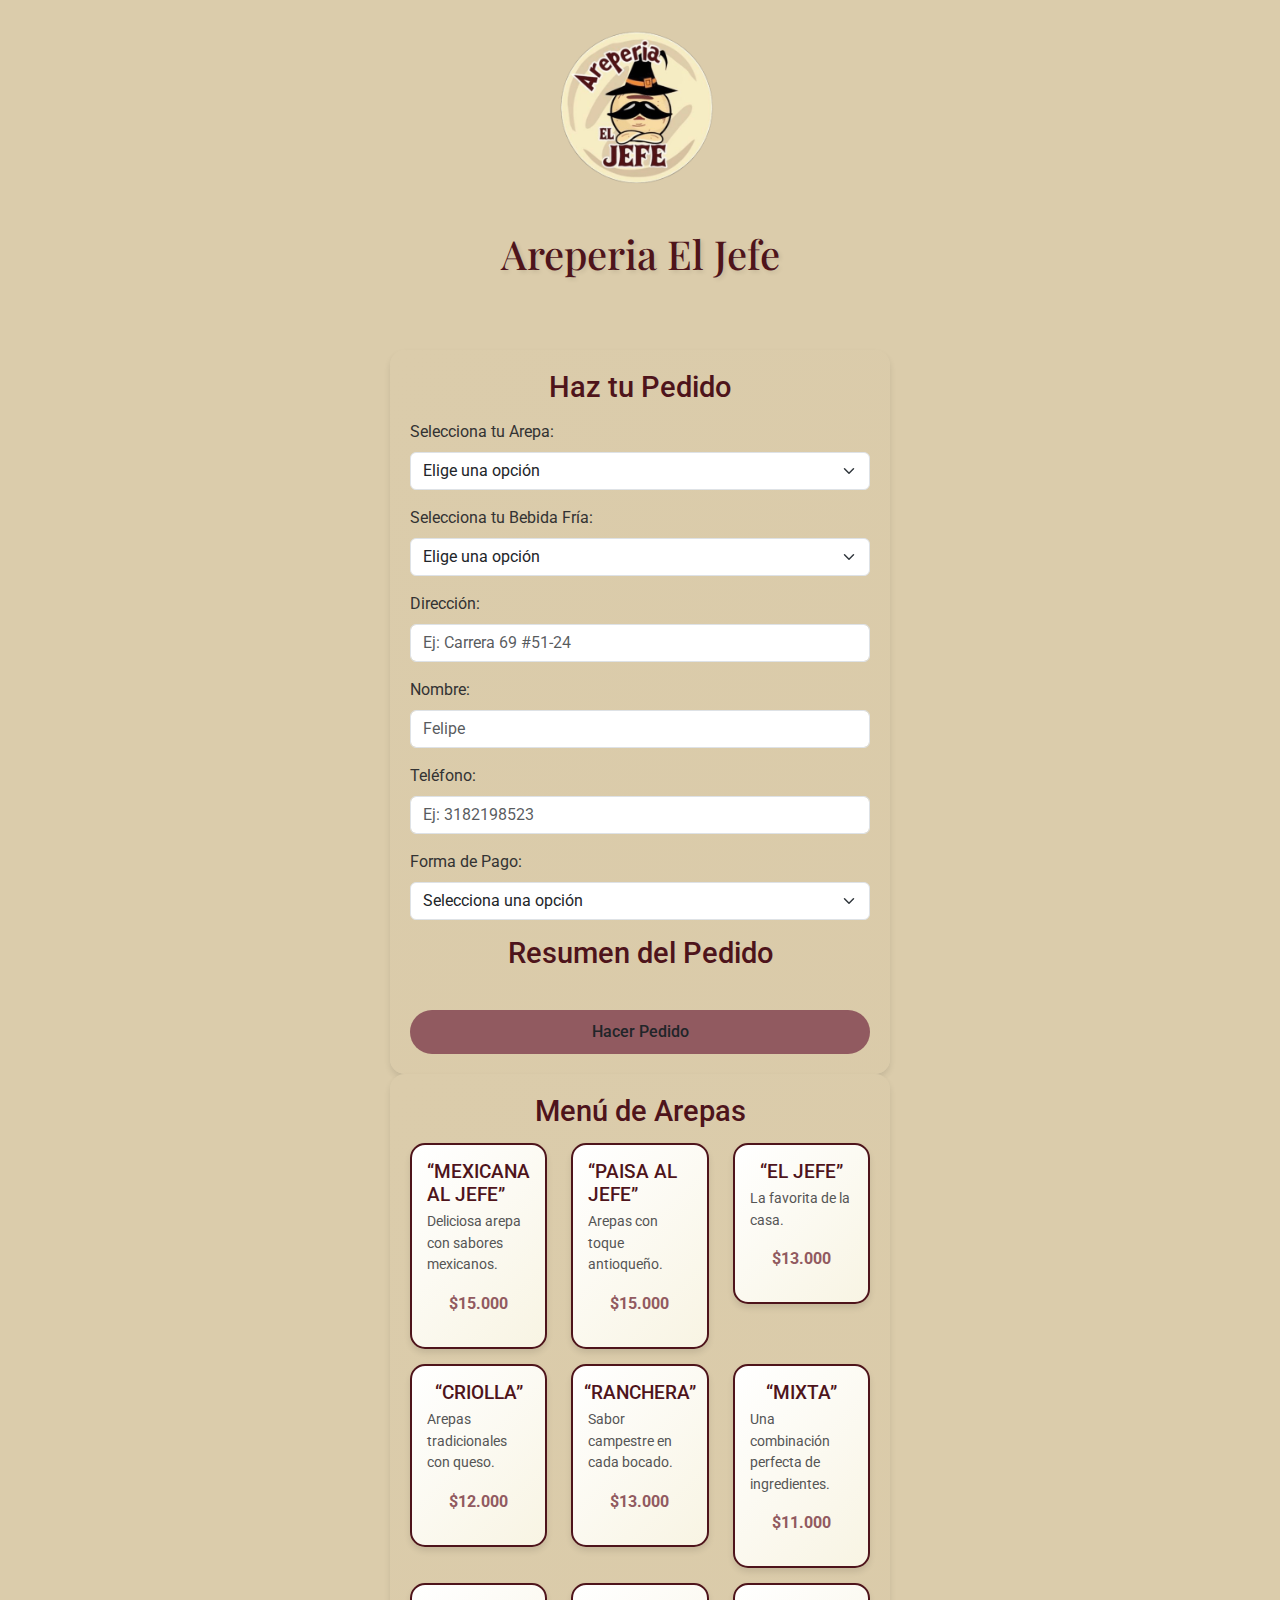
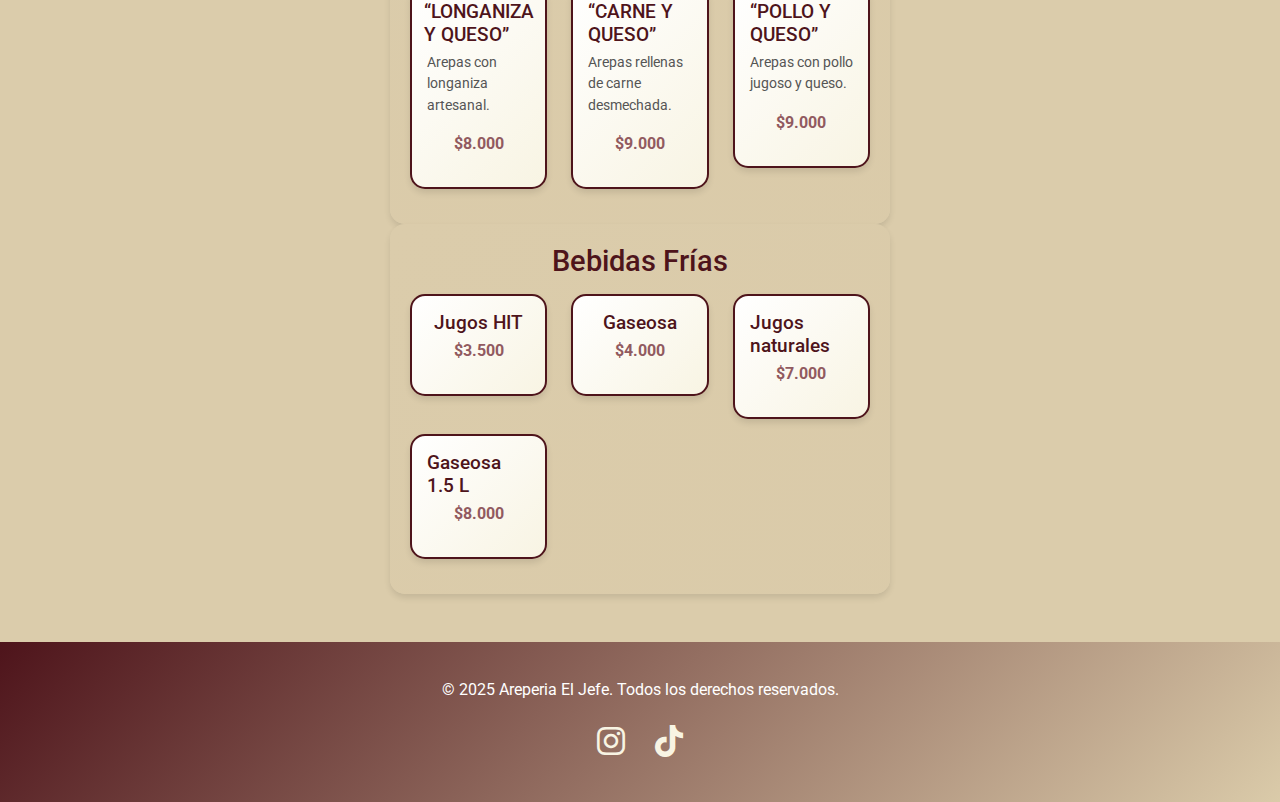
<file: Eljefe-main/arepas-especiales.html>
<!DOCTYPE html>
<html lang="es">
<head>
    <meta charset="UTF-8">
    <meta name="viewport" content="width=device-width, initial-scale=1.0">
    <title>Areperia El Jefe</title>
    <!-- Bootstrap CSS -->
    <link href="https://cdn.jsdelivr.net/npm/bootstrap@5.3.0-alpha1/dist/css/bootstrap.min.css" rel="stylesheet">
    <!-- Google Fonts -->
    <link href="https://fonts.googleapis.com/css2?family=Playfair+Display:wght@700&family=Roboto:wght@400;500&display=swap" rel="stylesheet">
    <!-- Font Awesome Icons -->
    <link href="https://cdnjs.cloudflare.com/ajax/libs/font-awesome/6.0.0-beta3/css/all.min.css" rel="stylesheet">
    <!-- Custom CSS -->
    <style>
        body {
            background-color: #dbccab; /* Fondo claro */
            font-family: 'Roboto', sans-serif;
            color: #333; /* Texto oscuro */
            display: flex;
            flex-direction: column;
            min-height: 100vh; /* Asegura que el body ocupe toda la altura de la pantalla */
        }
        .logo-container img {
            display: block;
            margin: 0 auto;
            max-width: 200px;
            margin-top: 20px;
        }
        .titulo-restaurante {
            font-family: 'Playfair Display', serif;
            font-size: 2.5rem;
            color: rgb(78, 20, 27); /* Rojo oscuro */
            text-align: center;
            margin-top: 10px;
            text-shadow: 2px 2px 4px rgba(0, 0, 0, 0.1);
        }
        main {
            flex: 1; /* Empuja el footer hacia abajo */
        }
        .menu-section {
            background: linear-gradient(135deg, rgb(219, 204, 171), hsl(41, 40%, 76%)); /* Degradado personalizado */
            border-radius: 15px;
            box-shadow: 0 4px 6px rgba(0, 0, 0, 0.1);
            padding: 20px;
            margin-bottom: 20px;
            max-width: 500px; /* Ancho máximo del formulario */
            margin: 0 auto; /* Centrar el formulario */
        }
        .menu-title {
            font-size: 1.8rem;
            color: rgb(78, 20, 27); /* Rojo oscuro */
            text-align: center;
            margin-bottom: 15px;
        }
        .btn-custom {
            background-color: rgb(145, 90, 96); /* Rojo oscuro */
            border: none;
            border-radius: 25px;
            padding: 10px 20px;
            font-weight: 500;
            transition: background-color 0.3s ease-in-out;
        }
        .btn-custom:hover {
            background-color: rgb(58, 15, 19); /* Rojo más oscuro */
        }
        footer {
            background: linear-gradient(135deg, rgb(78, 20, 27), hsl(41, 40%, 76%)); /* Degradado rojo */
            color: white;
            padding: 20px 0;
            text-align: center;
        }
        .social-icons a {
            color: #f8f4e3; /* Texto blanco para iconos */
            font-size: 2rem; /* Iconos más grandes */
            margin: 0 10px;
            transition: color 0.3s ease-in-out;
        }
        .social-icons a:hover {
            color: rgb(58, 15, 19); /* Cambio de color al pasar el mouse */
        }
        .quantity-selector {
            display: flex;
            align-items: center;
            margin-top: 10px;
        }
        .quantity-selector input {
            width: 50px;
            text-align: center;
            margin: 0 10px;
        }
        .quantity-selector button {
            background-color: rgb(145, 90, 96);
            color: white;
            border: none;
            border-radius: 5px;
            padding: 5px 10px;
            cursor: pointer;
        }
        .quantity-selector button:hover {
            background-color: rgb(58, 15, 19);
        }
        .menu-card {
            background: linear-gradient(135deg, #fff, #f8f4e3);
            border: 2px solid rgb(78, 20, 27);
            border-radius: 15px;
            box-shadow: 0 4px 6px rgba(0, 0, 0, 0.1);
            padding: 15px;
            margin-bottom: 15px;
            transition: transform 0.3s ease-in-out, box-shadow 0.3s ease-in-out;
            display: flex;
            flex-direction: column;
            align-items: center;
            justify-content: space-between;
        }
        .menu-card:hover {
            transform: translateY(-5px);
            box-shadow: 0 6px 12px rgba(0, 0, 0, 0.2);
        }
        .menu-card h4 {
            font-size: 1.2rem;
            color: rgb(78, 20, 27);
            margin-bottom: 5px;
        }
        .menu-card p {
            font-size: 0.9rem;
            color: #555;
        }
        .menu-card .price {
            font-size: 1rem;
            color: rgb(145, 90, 96);
            font-weight: bold;
        }
    </style>
</head>
<body>
    <!-- Logo horizontal -->
    <div class="logo-container">
        <img src="logo.png" alt="Logo Areperia El Jefe" class="img-fluid">
    </div>
    <!-- Título principal debajo del logo -->
    <header class="text-center py-3">
        <h1 class="titulo-restaurante">Areperia El Jefe</h1>
    </header>
    <!-- Contenido principal -->
    <main class="container py-5">
        <!-- Formulario de pedido -->
        <div class="menu-section form-container">
            <h2 class="menu-title">Haz tu Pedido</h2>
            <form id="menu-form">
                <!-- Selector de arepas -->
                <div class="mb-3">
                    <label for="arepa" class="form-label">Selecciona tu Arepa:</label>
                    <select class="form-select" id="arepa">
                        <option value="" disabled selected>Elige una opción</option>
                        <option value="MEXICANA AL JEFE">“MEXICANA AL JEFE” – $15.000</option>
                        <option value="PAISA AL JEFE">“PAISA AL JEFE” – $15.000</option>
                        <option value="EL JEFE">“EL JEFE” – $13.000</option>
                        <option value="CRIOLLA">“CRIOLLA” – $12.000</option>
                        <option value="RANCHERA">“RANCHERA” – $13.000</option>
                        <option value="MIXTA">“MIXTA” – $11.000</option>
                        <option value="LONGANIZA Y QUESO">“LONGANIZA Y QUESO” – $8.000</option>
                        <option value="CARNE Y QUESO">“CARNE Y QUESO” – $9.000</option>
                        <option value="POLLO Y QUESO">“POLLO Y QUESO” – $9.000</option>
                    </select>
                </div>
                <!-- Cantidad de arepas -->
                <div class="quantity-selector mb-3" id="arepa-quantity" style="display: none;">
                    <label for="cantidad-arepa" class="form-label">Cantidad:</label>
                    <input type="number" class="form-control" id="cantidad-arepa" min="1" max="20" value="1">
                    <button type="button" class="btn btn-custom" id="add-arepa">Agregar</button>
                </div>

                <!-- BEBIDAS FRÍAS -->
                <div class="mb-3">
                    <label for="bebida" class="form-label">Selecciona tu Bebida Fría:</label>
                    <select class="form-select" id="bebida">
                        <option value="" disabled selected>Elige una opción</option>
                        <option value="Jugos HIT">Jugos HIT – $3.500</option>
                        <option value="Gaseosa">Gaseosa – $4.000</option>
                        <option value="Jugos naturales">Jugos naturales – $7.000</option>
                        <option value="Gaseosa 1.5 L">Gaseosa 1.5 L – $8.000</option>
                    </select>
                </div>
                <!-- Cantidad de bebidas -->
                <div class="quantity-selector mb-3" id="bebida-quantity" style="display: none;">
                    <label for="cantidad-bebida" class="form-label">Cantidad:</label>
                    <input type="number" class="form-control" id="cantidad-bebida" min="1" max="20" value="1">
                    <button type="button" class="btn btn-custom" id="add-bebida">Agregar</button>
                </div>

                <!-- Nuevos campos: Dirección, Nombre, Teléfono, Forma de Pago -->
                <div class="mb-3">
                    <label for="direccion" class="form-label">Dirección:</label>
                    <input type="text" class="form-control" id="direccion" placeholder="Ej: Carrera 69 #51-24" required>
                </div>
                <div class="mb-3">
                    <label for="nombre" class="form-label">Nombre:</label>
                    <input type="text" class="form-control" id="nombre" placeholder="Felipe" required>
                </div>
                <div class="mb-3">
                    <label for="telefono" class="form-label">Teléfono:</label>
                    <input type="tel" class="form-control" id="telefono" placeholder="Ej: 3182198523" pattern="[0-9]*" inputmode="numeric" required>
                </div>
                <div class="mb-3">
                    <label for="pago" class="form-label">Forma de Pago:</label>
                    <select class="form-select" id="pago" required>
                        <option value="" disabled selected>Selecciona una opción</option>
                        <option value="Efectivo">Efectivo</option>
                        <option value="Transferencia">Transferencia</option>
                    </select>
                </div>

                <!-- Resumen del pedido -->
                <div id="order-summary" class="mb-4">
                    <h3 class="menu-title">Resumen del Pedido</h3>
                    <ul id="summary-list" class="list-group"></ul>
                </div>
                <!-- Botón de envío -->
                <button type="submit" class="btn btn-custom w-100">Hacer Pedido</button>
            </form>
        </div>

        <!-- Menú de Arepas -->
        <div class="menu-section">
            <h2 class="menu-title">Menú de Arepas</h2>
            <div class="row">
                <div class="col-md-6 col-lg-4">
                    <div class="menu-card">
                        <h4>“MEXICANA AL JEFE”</h4>
                        <p>Deliciosa arepa con sabores mexicanos.</p>
                        <p class="price">$15.000</p>
                    </div>
                </div>
                <div class="col-md-6 col-lg-4">
                    <div class="menu-card">
                        <h4>“PAISA AL JEFE”</h4>
                        <p>Arepas con toque antioqueño.</p>
                        <p class="price">$15.000</p>
                    </div>
                </div>
                <div class="col-md-6 col-lg-4">
                    <div class="menu-card">
                        <h4>“EL JEFE”</h4>
                        <p>La favorita de la casa.</p>
                        <p class="price">$13.000</p>
                    </div>
                </div>
                <div class="col-md-6 col-lg-4">
                    <div class="menu-card">
                        <h4>“CRIOLLA”</h4>
                        <p>Arepas tradicionales con queso.</p>
                        <p class="price">$12.000</p>
                    </div>
                </div>
                <div class="col-md-6 col-lg-4">
                    <div class="menu-card">
                        <h4>“RANCHERA”</h4>
                        <p>Sabor campestre en cada bocado.</p>
                        <p class="price">$13.000</p>
                    </div>
                </div>
                <div class="col-md-6 col-lg-4">
                    <div class="menu-card">
                        <h4>“MIXTA”</h4>
                        <p>Una combinación perfecta de ingredientes.</p>
                        <p class="price">$11.000</p>
                    </div>
                </div>
                <div class="col-md-6 col-lg-4">
                    <div class="menu-card">
                        <h4>“LONGANIZA Y QUESO”</h4>
                        <p>Arepas con longaniza artesanal.</p>
                        <p class="price">$8.000</p>
                    </div>
                </div>
                <div class="col-md-6 col-lg-4">
                    <div class="menu-card">
                        <h4>“CARNE Y QUESO”</h4>
                        <p>Arepas rellenas de carne desmechada.</p>
                        <p class="price">$9.000</p>
                    </div>
                </div>
                <div class="col-md-6 col-lg-4">
                    <div class="menu-card">
                        <h4>“POLLO Y QUESO”</h4>
                        <p>Arepas con pollo jugoso y queso.</p>
                        <p class="price">$9.000</p>
                    </div>
                </div>
            </div>
        </div>

        <!-- Menú de Bebidas Frías -->
        <div class="menu-section">
            <h2 class="menu-title">Bebidas Frías</h2>
            <div class="row">
                <div class="col-md-6 col-lg-4">
                    <div class="menu-card">
                        <h4>Jugos HIT</h4>
                        <p class="price">$3.500</p>
                    </div>
                </div>
                <div class="col-md-6 col-lg-4">
                    <div class="menu-card">
                        <h4>Gaseosa</h4>
                        <p class="price">$4.000</p>
                    </div>
                </div>
                <div class="col-md-6 col-lg-4">
                    <div class="menu-card">
                        <h4>Jugos naturales</h4>
                        <p class="price">$7.000</p>
                    </div>
                </div>
                <div class="col-md-6 col-lg-4">
                    <div class="menu-card">
                        <h4>Gaseosa 1.5 L</h4>
                        <p class="price">$8.000</p>
                    </div>
                </div>
            </div>
        </div>
    </main>
    <!-- Footer -->
    <footer>
        <div class="text-center py-3">
            <p>© 2025 Areperia El Jefe. Todos los derechos reservados.</p>
            <div class="social-icons">
                <a href="https://www.instagram.com/arepas.eljefe/" class="me-3"><i class="fab fa-instagram"></i></a>
                <a href="https://www.tiktok.com/@arepas.eljefe"><i class="fab fa-tiktok"></i></a>
            </div>
        </div>
    </footer>
    <!-- Bootstrap JS (opcional) -->
    <script src="https://cdn.jsdelivr.net/npm/bootstrap@5.3.0-alpha1/dist/js/bootstrap.bundle.min.js"></script>
    <!-- Custom JS -->
    <script>
        const orderSummary = [];
        const summaryList = document.getElementById('summary-list');

        // Mostrar cantidad para arepas
        document.getElementById('arepa').addEventListener('change', function () {
            const arepaQuantity = document.getElementById('arepa-quantity');
            if (this.value) {
                arepaQuantity.style.display = 'flex';
            } else {
                arepaQuantity.style.display = 'none';
            }
        });

        // Agregar arepa al pedido
        document.getElementById('add-arepa').addEventListener('click', function () {
            const arepaSelect = document.getElementById('arepa');
            const cantidadInput = document.getElementById('cantidad-arepa');
            const arepa = arepaSelect.value;
            const cantidad = parseInt(cantidadInput.value);

            if (!arepa || cantidad < 1 || cantidad > 20) {
                alert("Por favor, selecciona una arepa y una cantidad válida (1-20).");
                return;
            }

            // Agregar al resumen del pedido
            const existingItem = orderSummary.find(item => item.name === arepa);
            if (existingItem) {
                existingItem.quantity += cantidad;
            } else {
                orderSummary.push({ name: arepa, quantity: cantidad });
            }
            updateOrderSummary();

            // Limpiar campos
            arepaSelect.value = '';
            cantidadInput.value = 1;
            document.getElementById('arepa-quantity').style.display = 'none';
        });

        // Mostrar cantidad para bebidas
        document.getElementById('bebida').addEventListener('change', function () {
            const bebidaQuantity = document.getElementById('bebida-quantity');
            if (this.value) {
                bebidaQuantity.style.display = 'flex';
            } else {
                bebidaQuantity.style.display = 'none';
            }
        });

        // Agregar bebida al pedido
        document.getElementById('add-bebida').addEventListener('click', function () {
            const bebidaSelect = document.getElementById('bebida');
            const cantidadInput = document.getElementById('cantidad-bebida');
            const bebida = bebidaSelect.value;
            const cantidad = parseInt(cantidadInput.value);

            if (!bebida || cantidad < 1 || cantidad > 20) {
                alert("Por favor, selecciona una bebida y una cantidad válida (1-20).");
                return;
            }

            // Agregar al resumen del pedido
            const existingItem = orderSummary.find(item => item.name === bebida);
            if (existingItem) {
                existingItem.quantity += cantidad;
            } else {
                orderSummary.push({ name: bebida, quantity: cantidad });
            }
            updateOrderSummary();

            // Limpiar campos
            bebidaSelect.value = '';
            cantidadInput.value = 1;
            document.getElementById('bebida-quantity').style.display = 'none';
        });

        // Actualizar el resumen del pedido
        function updateOrderSummary() {
            summaryList.innerHTML = ''; // Limpiar lista
            orderSummary.forEach((item, index) => {
                const listItem = document.createElement('li');
                listItem.className = 'list-group-item d-flex justify-content-between align-items-center';
                listItem.innerHTML = `
                    ${item.name} x${item.quantity}
                    <button type="button" class="btn btn-danger btn-sm" onclick="removeItem(${index})">Eliminar</button>
                `;
                summaryList.appendChild(listItem);
            });
        }

        // Eliminar un ítem del pedido
        function removeItem(index) {
            orderSummary.splice(index, 1);
            updateOrderSummary();
        }

        // Restringir el campo de teléfono a solo números
        document.getElementById('telefono').addEventListener('input', function (e) {
            this.value = this.value.replace(/[^0-9]/g, ''); // Elimina cualquier carácter que no sea número
        });

        // Enviar el pedido por WhatsApp
        document.getElementById('menu-form').addEventListener('submit', function (event) {
            event.preventDefault(); // Evitar que el formulario se envíe
            if (orderSummary.length === 0) {
                alert("Por favor, agrega al menos un ítem al pedido.");
                return;
            }

            // Obtener valores de los nuevos campos
            const direccion = document.getElementById('direccion').value;
            const nombre = document.getElementById('nombre').value;
            const telefono = document.getElementById('telefono').value;
            const pago = document.getElementById('pago').value;

            if (!direccion || !nombre || !telefono || !pago) {
                alert("Por favor, completa todos los campos: dirección, nombre, teléfono y forma de pago.");
                return;
            }

            // Crear el mensaje de WhatsApp
            let mensaje = `¡Hola! Quiero hacer un pedido:\n\n`;
            orderSummary.forEach(item => {
                mensaje += `- ${item.name} x${item.quantity}\n`;
            });
            mensaje += `\nDirección: ${direccion}\n`;
            mensaje += `Nombre: ${nombre}\n`;
            mensaje += `Teléfono: ${telefono}\n`;
            mensaje += `Forma de Pago: ${pago}`;

            // Número de WhatsApp
            const numeroWhatsApp = '+573182198523';
            // Crear y abrir el enlace de WhatsApp
            const urlWhatsApp = `https://wa.me/${numeroWhatsApp}?text=${encodeURIComponent(mensaje)}`;
            window.open(urlWhatsApp, '_blank');
        });
    </script>
</body>
</html>
</file>
